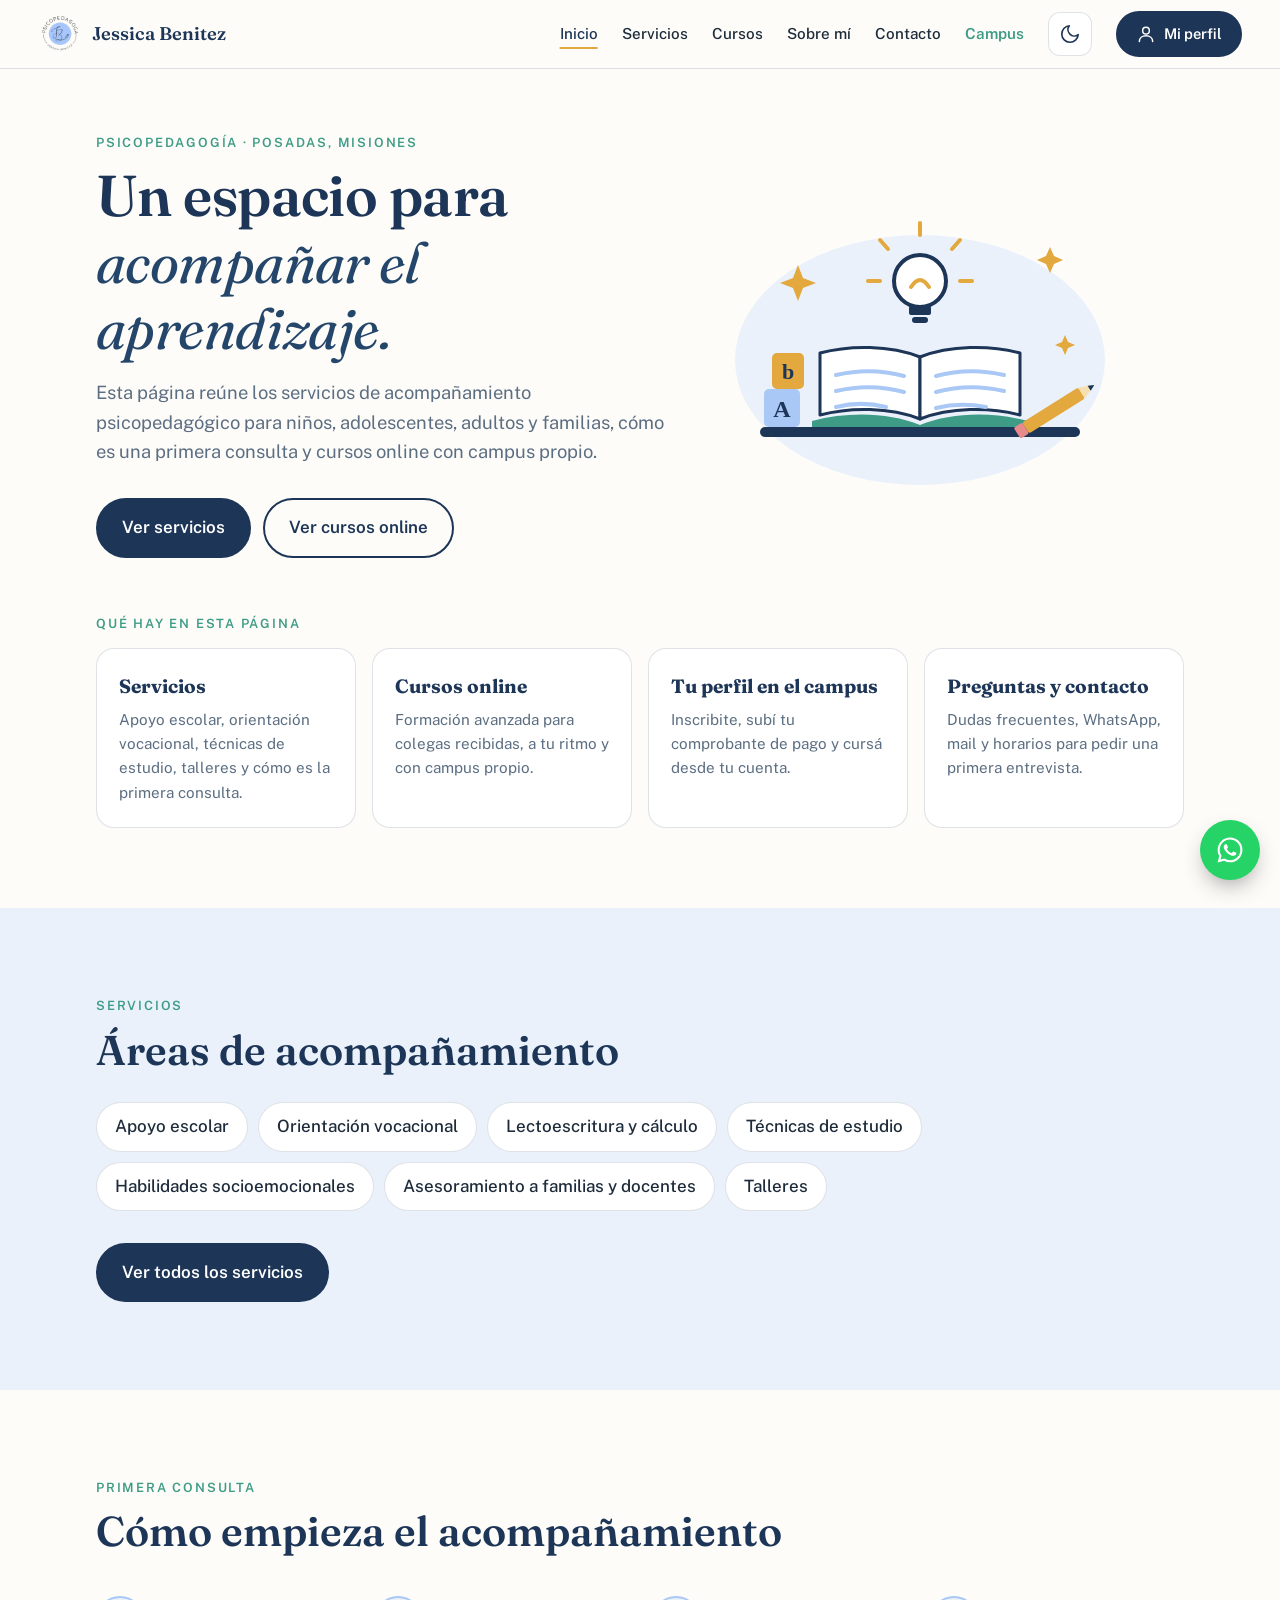
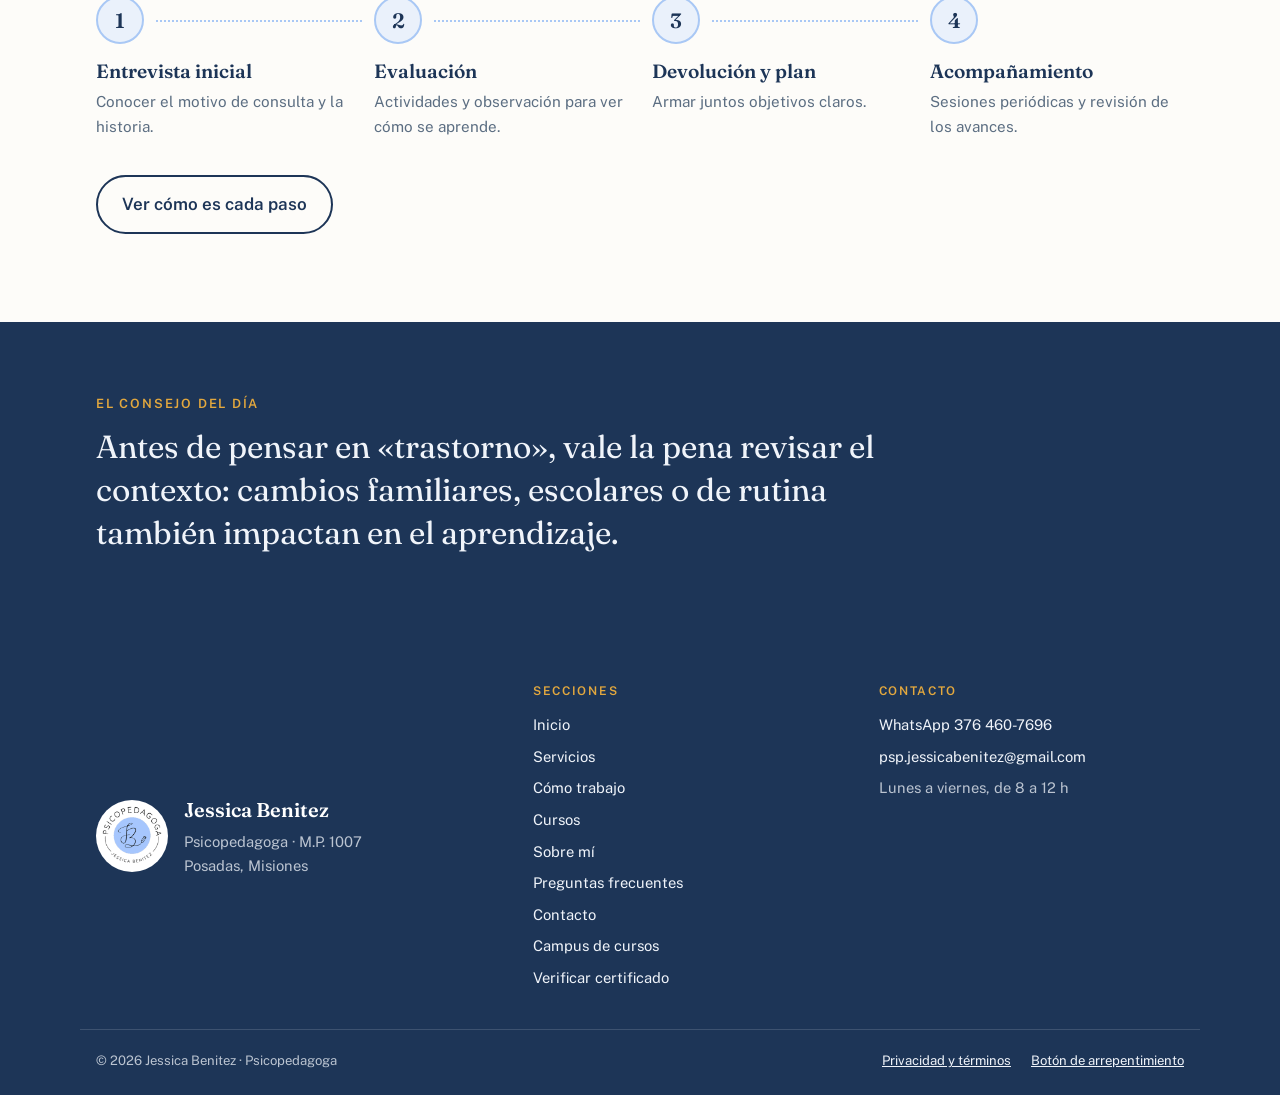
<file: index.html>
<!doctype html>
<html lang="es-AR">
<head>
  <meta charset="utf-8" />
  <meta name="viewport" content="width=device-width, initial-scale=1" />
  <title>Jessica Benitez · Psicopedagoga en Posadas, Misiones</title>
  <meta name="description" content="Jessica Benitez, psicopedagoga en Posadas, Misiones. Acompañamiento a niños, adolescentes, familias y docentes, talleres y cursos online." />
  <link rel="icon" href="assets/favicon.png" type="image/png" />
  <link rel="manifest" href="manifest.webmanifest" />
  <link rel="apple-touch-icon" href="assets/icons/apple-touch-icon.png" />
  <meta name="theme-color" content="#1d3557" />
  <script src="js/tema.js"></script>
  <script src="js/pwa.js" defer></script>
  <link rel="canonical" href="https://matiezecaba19.github.io/jessica-benitez/" />
  <meta property="og:type" content="website" />
  <meta property="og:locale" content="es_AR" />
  <meta property="og:url" content="https://matiezecaba19.github.io/jessica-benitez/" />
  <meta property="og:title" content="Jessica Benitez · Psicopedagoga" />
  <meta property="og:description" content="Acompañamiento en el aprendizaje, orientación vocacional y cursos online. Posadas, Misiones." />
  <meta property="og:image" content="https://matiezecaba19.github.io/jessica-benitez/assets/compartir.jpg" />
  <meta property="og:image:width" content="1200" />
  <meta property="og:image:height" content="630" />
  <meta property="og:image:alt" content="Jessica Benitez, psicopedagoga, junto a su logo" />
  <meta name="twitter:card" content="summary_large_image" />
  <link rel="preconnect" href="https://fonts.googleapis.com" />
  <link rel="preconnect" href="https://fonts.gstatic.com" crossorigin />
  <link href="https://fonts.googleapis.com/css2?family=Fraunces:opsz,wght@9..144,400;9..144,600&family=Public+Sans:wght@400;500;600&display=swap" rel="stylesheet" />
  <link rel="stylesheet" href="css/estilos.css" />
  <script type="application/ld+json">
{
  "@context": "https://schema.org",
  "@type": "ProfessionalService",
  "name": "Jessica Benitez · Psicopedagoga",
  "description": "Acompañamiento psicopedagógico a niños, adolescentes, familias y docentes, orientación vocacional, talleres y cursos online.",
  "url": "https://matiezecaba19.github.io/jessica-benitez/",
  "image": "https://matiezecaba19.github.io/jessica-benitez/assets/compartir.jpg",
  "logo": "https://matiezecaba19.github.io/jessica-benitez/assets/logo.png",
  "telephone": "+54 9 376 460-7696",
  "email": "psp.jessicabenitez@gmail.com",
  "address": {
    "@type": "PostalAddress",
    "addressLocality": "Posadas",
    "addressRegion": "Misiones",
    "addressCountry": "AR"
  },
  "areaServed": {
    "@type": "City",
    "name": "Posadas"
  },
  "openingHours": "Mo-Fr 08:00-12:00",
  "founder": {
    "@type": "Person",
    "name": "Jessica Magalí Benitez",
    "jobTitle": "Psicopedagoga"
  }
}
  </script>
</head>
<body class="pagina">

  <header class="cabecera">
    <div class="contenedor cabecera__fila">
      <a class="marca" href="index.html" aria-label="Jessica Benitez, inicio">
        <img src="assets/logo.png" alt="" width="44" height="44" />
        <span>Jessica Benitez</span>
      </a>
      <nav class="menu" id="menu" aria-label="Secciones">
        <a href="index.html" aria-current="page">Inicio</a>
        <a href="servicios.html">Servicios</a>
        <a href="cursos.html">Cursos</a>
        <a href="sobre-mi.html">Sobre mí</a>
        <a href="contacto.html">Contacto</a>
        <a class="menu__campus" href="campus.html">Campus</a>
      </nav>
      <button class="tema-boton" type="button" data-tema-boton aria-label="Cambiar a modo oscuro" title="Cambiar a modo oscuro">
        <svg class="tema-boton__luna" viewBox="0 0 24 24" width="22" height="22" aria-hidden="true" fill="none" stroke="currentColor" stroke-width="1.8" stroke-linecap="round" stroke-linejoin="round"><path d="M21 12.8A9 9 0 1 1 11.2 3a7 7 0 0 0 9.8 9.8z"/></svg>
        <svg class="tema-boton__sol" viewBox="0 0 24 24" width="22" height="22" aria-hidden="true" fill="none" stroke="currentColor" stroke-width="1.8" stroke-linecap="round" stroke-linejoin="round"><circle cx="12" cy="12" r="4"/><path d="M12 2v2M12 20v2M4.9 4.9l1.4 1.4M17.7 17.7l1.4 1.4M2 12h2M20 12h2M4.9 19.1l1.4-1.4M17.7 6.3l1.4-1.4"/></svg>
      </button>
      <a class="btn btn--chico cabecera__perfil" href="campus.html" aria-label="Mi perfil">
        <svg viewBox="0 0 24 24" width="20" height="20" aria-hidden="true" fill="none" stroke="currentColor" stroke-width="1.8" stroke-linecap="round" stroke-linejoin="round"><circle cx="12" cy="8" r="4"/><path d="M4 21c0-4.4 3.6-7 8-7s8 2.6 8 7"/></svg>
        <span>Mi perfil</span>
      </a>
      <button class="menu-boton" type="button" aria-expanded="false" aria-controls="menu" aria-label="Abrir menú">
        <span></span><span></span><span></span>
      </button>
    </div>
  </header>

  <main>

    <!-- Portada -->
    <section class="portada">
      <div class="contenedor portada__grilla">
        <div class="portada__texto">
          <p class="rotulo">Psicopedagogía · Posadas, Misiones</p>
          <h1>Un espacio para <em>acompañar el aprendizaje.</em></h1>
          <p class="portada__bajada">
            Esta página reúne los servicios de acompañamiento psicopedagógico para niños, adolescentes,
            adultos y familias, cómo es una primera consulta y cursos online con campus propio.
          </p>
          <div class="acciones">
            <a class="btn" href="servicios.html">Ver servicios</a>
            <a class="btn btn--linea" href="cursos.html">Ver cursos online</a>
          </div>
        </div>
        <div class="portada__ilustracion">
          <img src="assets/ilustraciones/aprender.svg" alt="" width="400" height="300" />
        </div>
      </div>
      <div class="contenedor">
        <p class="rotulo resumen__titulo">Qué hay en esta página</p>
        <ul class="resumen">
          <li>
            <a href="servicios.html">
              <strong>Servicios</strong>
              <span>Apoyo escolar, orientación vocacional, técnicas de estudio, talleres y cómo es la primera consulta.</span>
            </a>
          </li>
          <li>
            <a href="cursos.html">
              <strong>Cursos online</strong>
              <span>Formación avanzada para colegas recibidas, a tu ritmo y con campus propio.</span>
            </a>
          </li>
          <li>
            <a href="campus.html">
              <strong>Tu perfil en el campus</strong>
              <span>Inscribite, subí tu comprobante de pago y cursá desde tu cuenta.</span>
            </a>
          </li>
          <li>
            <a href="contacto.html">
              <strong>Preguntas y contacto</strong>
              <span>Dudas frecuentes, WhatsApp, mail y horarios para pedir una primera entrevista.</span>
            </a>
          </li>
        </ul>
      </div>
    </section>

    <!-- Servicios (resumen) -->
    <section class="seccion seccion--celeste" id="servicios">
      <div class="contenedor">
        <p class="rotulo">Servicios</p>
        <h2>Áreas de acompañamiento</h2>
        <ul class="etiquetas">
          <li>Apoyo escolar</li>
          <li>Orientación vocacional</li>
          <li>Lectoescritura y cálculo</li>
          <li>Técnicas de estudio</li>
          <li>Habilidades socioemocionales</li>
          <li>Asesoramiento a familias y docentes</li>
          <li>Talleres</li>
        </ul>
        <a class="btn" href="servicios.html">Ver todos los servicios</a>
      </div>
    </section>

    <!-- Primera consulta (resumen) -->
    <section class="seccion" id="primera-consulta">
      <div class="contenedor">
        <p class="rotulo">Primera consulta</p>
        <h2>Cómo empieza el acompañamiento</h2>
        <ol class="proceso">
          <li>
            <h3>Entrevista inicial</h3>
            <p>Conocer el motivo de consulta y la historia.</p>
          </li>
          <li>
            <h3>Evaluación</h3>
            <p>Actividades y observación para ver cómo se aprende.</p>
          </li>
          <li>
            <h3>Devolución y plan</h3>
            <p>Armar juntos objetivos claros.</p>
          </li>
          <li>
            <h3>Acompañamiento</h3>
            <p>Sesiones periódicas y revisión de los avances.</p>
          </li>
        </ol>
        <a class="btn btn--linea" href="servicios.html#como-trabajo">Ver cómo es cada paso</a>
      </div>
    </section>

    <!-- Consejo -->
    <section class="consejo">
      <div class="contenedor">
        <p class="rotulo rotulo--claro">El consejo del día</p>
        <blockquote id="consejo">
          Celebrar el proceso —el intento, la estrategia— y no solo el resultado ayuda a sostener
          la motivación frente a una dificultad de aprendizaje.
        </blockquote>
      </div>
    </section>

  </main>

  <footer class="pie">
    <div class="contenedor pie__grilla">
      <div class="pie__marca">
        <img src="assets/logo.png" alt="" width="72" height="72" />
        <div>
          <p class="pie__nombre">Jessica Benitez</p>
          <p>Psicopedagoga · M.P. 1007</p>
          <p>Posadas, Misiones</p>
        </div>
      </div>
      <nav class="pie__links" aria-label="Secciones del pie">
        <p class="pie__titulo">Secciones</p>
        <a href="index.html">Inicio</a>
        <a href="servicios.html">Servicios</a>
        <a href="servicios.html#como-trabajo">Cómo trabajo</a>
        <a href="cursos.html">Cursos</a>
        <a href="sobre-mi.html">Sobre mí</a>
        <a href="contacto.html#preguntas">Preguntas frecuentes</a>
        <a href="contacto.html">Contacto</a>
        <a href="campus.html">Campus de cursos</a>
        <a href="verificar.html">Verificar certificado</a>
      </nav>
      <div class="pie__links">
        <p class="pie__titulo">Contacto</p>
        <a href="https://wa.me/5493764607696" target="_blank" rel="noopener">WhatsApp 376 460-7696</a>
        <a href="mailto:psp.jessicabenitez@gmail.com">psp.jessicabenitez@gmail.com</a>
        <span>Lunes a viernes, de 8 a 12 h</span>
      </div>
    </div>
    <div class="contenedor pie__legal">
      <p>© 2026 Jessica Benitez · Psicopedagoga</p>
      <p class="pie__legales">
        <a href="privacidad.html">Privacidad y términos</a>
        <a href="privacidad.html#arrepentimiento">Botón de arrepentimiento</a>
      </p>
    </div>
  </footer>

  <a class="whatsapp-flotante" href="https://wa.me/5493764607696?text=Hola%20Jessica%2C%20quiero%20hacer%20una%20consulta." target="_blank" rel="noopener" aria-label="Escribir a Jessica por WhatsApp">
    <svg viewBox="0 0 24 24" width="30" height="30" aria-hidden="true"><path fill="currentColor" d="M12.04 2C6.58 2 2.13 6.45 2.13 11.91c0 1.75.46 3.45 1.32 4.95L2.05 22l5.25-1.38a9.9 9.9 0 0 0 4.74 1.2h.01c5.46 0 9.91-4.45 9.91-9.91A9.85 9.85 0 0 0 12.04 2Zm0 18.15h-.01a8.2 8.2 0 0 1-4.19-1.15l-.3-.18-3.12.82.83-3.04-.2-.31a8.23 8.23 0 0 1-1.26-4.38c0-4.54 3.7-8.24 8.25-8.24a8.2 8.2 0 0 1 8.24 8.25c0 4.54-3.7 8.23-8.24 8.23Zm4.52-6.16c-.25-.12-1.47-.72-1.69-.81-.23-.08-.39-.12-.56.13-.16.25-.64.81-.79.97-.14.17-.29.19-.54.06-.25-.12-1.05-.39-1.99-1.23-.74-.66-1.23-1.47-1.38-1.72-.14-.25-.02-.38.11-.51.11-.11.25-.29.37-.43.12-.15.17-.25.25-.42.08-.16.04-.31-.02-.43-.06-.12-.56-1.34-.76-1.84-.2-.48-.41-.42-.56-.43h-.48c-.17 0-.43.06-.66.31-.23.25-.86.85-.86 2.07s.89 2.4 1.01 2.56c.12.17 1.75 2.67 4.23 3.74.59.26 1.05.41 1.41.52.59.19 1.13.16 1.56.1.48-.07 1.47-.6 1.67-1.18.21-.58.21-1.07.15-1.18-.06-.1-.23-.16-.48-.29Z"/></svg>
  </a>

  <script src="js/sitio.js"></script>
  <script src="js/estadisticas.js"></script>
</body>
</html>
</file>
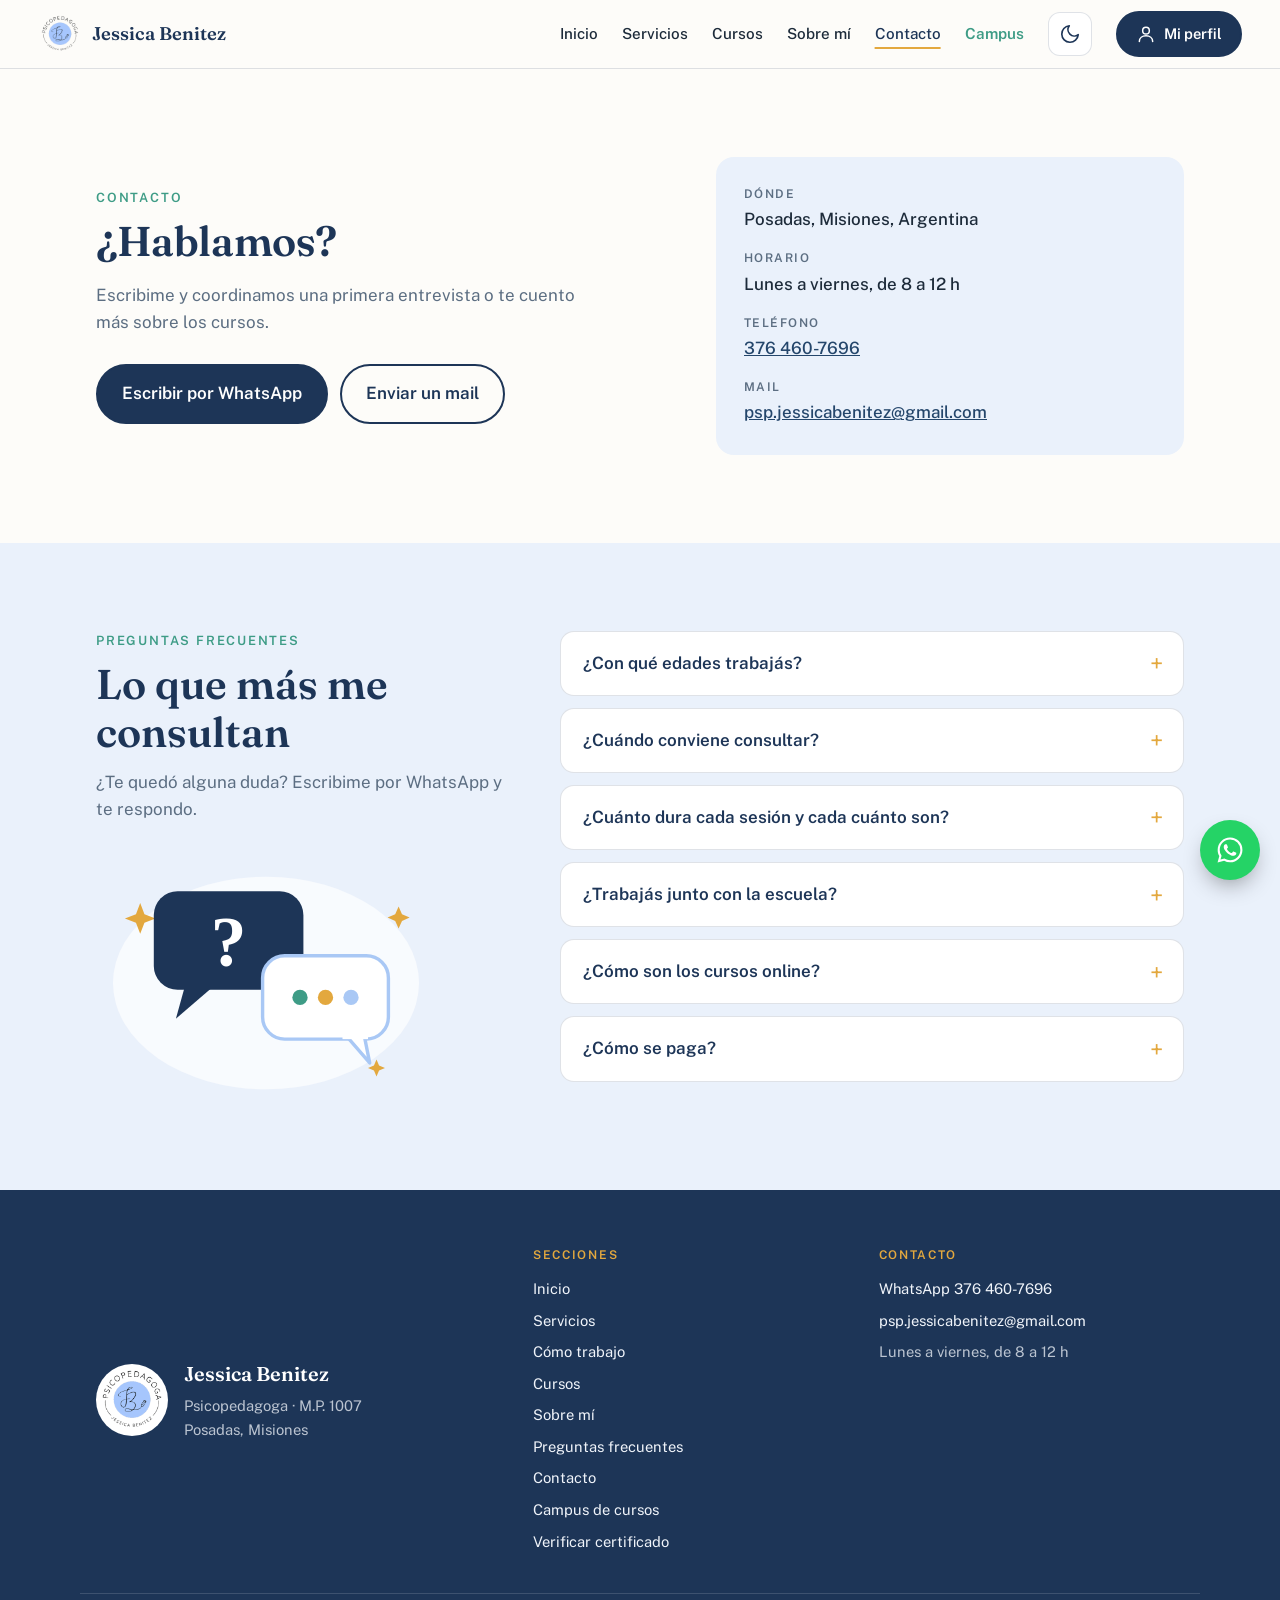
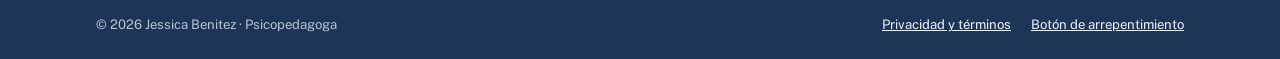
<file: contacto.html>
<!doctype html>
<html lang="es-AR">
<head>
  <meta charset="utf-8" />
  <meta name="viewport" content="width=device-width, initial-scale=1" />
  <title>Contacto y preguntas frecuentes · Jessica Benitez, Psicopedagoga</title>
  <meta name="description" content="Escribile a Jessica Benitez por WhatsApp o mail para coordinar una primera entrevista, y respuestas a las preguntas más frecuentes: edades, sesiones, escuela y pagos." />
  <link rel="icon" href="assets/favicon.png" type="image/png" />
  <link rel="manifest" href="manifest.webmanifest" />
  <link rel="apple-touch-icon" href="assets/icons/apple-touch-icon.png" />
  <meta name="theme-color" content="#1d3557" />
  <script src="js/tema.js"></script>
  <script src="js/pwa.js" defer></script>
  <link rel="canonical" href="https://matiezecaba19.github.io/jessica-benitez/contacto.html" />
  <meta property="og:type" content="website" />
  <meta property="og:locale" content="es_AR" />
  <meta property="og:url" content="https://matiezecaba19.github.io/jessica-benitez/contacto.html" />
  <meta property="og:title" content="Contacto y preguntas frecuentes · Jessica Benitez, Psicopedagoga" />
  <meta property="og:description" content="Escribile a Jessica Benitez por WhatsApp o mail para coordinar una primera entrevista, y respuestas a las preguntas más frecuentes: edades, sesiones, escuela y pagos." />
  <meta property="og:image" content="https://matiezecaba19.github.io/jessica-benitez/assets/compartir.jpg" />
  <meta property="og:image:width" content="1200" />
  <meta property="og:image:height" content="630" />
  <meta property="og:image:alt" content="Jessica Benitez, psicopedagoga, junto a su logo" />
  <meta name="twitter:card" content="summary_large_image" />
  <link rel="preconnect" href="https://fonts.googleapis.com" />
  <link rel="preconnect" href="https://fonts.gstatic.com" crossorigin />
  <link href="https://fonts.googleapis.com/css2?family=Fraunces:opsz,wght@9..144,400;9..144,600&family=Public+Sans:wght@400;500;600&display=swap" rel="stylesheet" />
  <link rel="stylesheet" href="css/estilos.css" />
</head>
<body class="pagina">

  <header class="cabecera">
    <div class="contenedor cabecera__fila">
      <a class="marca" href="index.html" aria-label="Jessica Benitez, inicio">
        <img src="assets/logo.png" alt="" width="44" height="44" />
        <span>Jessica Benitez</span>
      </a>
      <nav class="menu" id="menu" aria-label="Secciones">
        <a href="index.html">Inicio</a>
        <a href="servicios.html">Servicios</a>
        <a href="cursos.html">Cursos</a>
        <a href="sobre-mi.html">Sobre mí</a>
        <a href="contacto.html" aria-current="page">Contacto</a>
        <a class="menu__campus" href="campus.html">Campus</a>
      </nav>
      <button class="tema-boton" type="button" data-tema-boton aria-label="Cambiar a modo oscuro" title="Cambiar a modo oscuro">
        <svg class="tema-boton__luna" viewBox="0 0 24 24" width="22" height="22" aria-hidden="true" fill="none" stroke="currentColor" stroke-width="1.8" stroke-linecap="round" stroke-linejoin="round"><path d="M21 12.8A9 9 0 1 1 11.2 3a7 7 0 0 0 9.8 9.8z"/></svg>
        <svg class="tema-boton__sol" viewBox="0 0 24 24" width="22" height="22" aria-hidden="true" fill="none" stroke="currentColor" stroke-width="1.8" stroke-linecap="round" stroke-linejoin="round"><circle cx="12" cy="12" r="4"/><path d="M12 2v2M12 20v2M4.9 4.9l1.4 1.4M17.7 17.7l1.4 1.4M2 12h2M20 12h2M4.9 19.1l1.4-1.4M17.7 6.3l1.4-1.4"/></svg>
      </button>
      <a class="btn btn--chico cabecera__perfil" href="campus.html" aria-label="Mi perfil">
        <svg viewBox="0 0 24 24" width="20" height="20" aria-hidden="true" fill="none" stroke="currentColor" stroke-width="1.8" stroke-linecap="round" stroke-linejoin="round"><circle cx="12" cy="8" r="4"/><path d="M4 21c0-4.4 3.6-7 8-7s8 2.6 8 7"/></svg>
        <span>Mi perfil</span>
      </a>
      <button class="menu-boton" type="button" aria-expanded="false" aria-controls="menu" aria-label="Abrir menú">
        <span></span><span></span><span></span>
      </button>
    </div>
  </header>

  <main>

    <!-- Contacto -->
    <section class="seccion" id="contacto">
      <div class="contenedor contacto">
        <div>
          <p class="rotulo">Contacto</p>
          <h1 class="titulo-pagina">¿Hablamos?</h1>
          <p class="contacto__bajada">Escribime y coordinamos una primera entrevista o te cuento más sobre los cursos.</p>
          <div class="acciones">
            <a class="btn" href="https://wa.me/5493764607696" target="_blank" rel="noopener">Escribir por WhatsApp</a>
            <a class="btn btn--linea" href="mailto:psp.jessicabenitez@gmail.com">Enviar un mail</a>
          </div>
        </div>
        <dl class="ficha">
          <div><dt>Dónde</dt><dd>Posadas, Misiones, Argentina</dd></div>
          <div><dt>Horario</dt><dd>Lunes a viernes, de 8 a 12 h</dd></div>
          <div><dt>Teléfono</dt><dd><a href="tel:+5493764607696">376 460-7696</a></dd></div>
          <div><dt>Mail</dt><dd><a href="mailto:psp.jessicabenitez@gmail.com">psp.jessicabenitez@gmail.com</a></dd></div>
        </dl>
      </div>
    </section>

    <!-- Preguntas frecuentes -->
    <section class="seccion seccion--celeste" id="preguntas">
      <div class="contenedor preguntas">
        <div>
          <p class="rotulo">Preguntas frecuentes</p>
          <h2>Lo que más me consultan</h2>
          <p class="seccion__bajada">¿Te quedó alguna duda? Escribime por WhatsApp y te respondo.</p>
          <img class="ilustracion ilustracion--preguntas" src="assets/ilustraciones/preguntas.svg" alt="" width="400" height="300" loading="lazy" />
        </div>
        <div class="preguntas__lista">
          <details>
            <summary>¿Con qué edades trabajás?</summary>
            <p>Con niños y niñas desde el nivel inicial, adolescentes y adultos. Cada etapa tiene su propuesta: desde la estimulación de la lectoescritura hasta la orientación vocacional y el aprendizaje adulto.</p>
          </details>
          <details>
            <summary>¿Cuándo conviene consultar?</summary>
            <p>Cuando una dificultad para leer, escribir, calcular, concentrarse u organizarse se sostiene en el tiempo, cuando baja el rendimiento escolar o cuando la escuela lo sugiere. Si tenés dudas, escribime y lo charlamos.</p>
          </details>
          <details>
            <summary>¿Cuánto dura cada sesión y cada cuánto son?</summary>
            <p>Las sesiones duran alrededor de 45 minutos y en general son una vez por semana. La frecuencia se define según cada caso, después de la evaluación.</p>
          </details>
          <details>
            <summary>¿Trabajás junto con la escuela?</summary>
            <p>Sí. Cuando hace falta me comunico con docentes y equipos de la escuela para que todos acompañemos en la misma dirección.</p>
          </details>
          <details>
            <summary>¿Cómo son los cursos online?</summary>
            <p>Se cursan en el campus de esta misma página: cada curso tiene módulos con material de lectura y actividades prácticas. Los hacés a tu ritmo, desde donde estés, con consultas por WhatsApp o mail y un certificado al terminar.</p>
          </details>
          <details>
            <summary>¿Cómo se paga?</summary>
            <p>Los cursos se pagan por transferencia desde el campus: al inscribirte ves el alias y tu código, y después subís el comprobante. Para las sesiones, consultame los valores y las formas de pago.</p>
          </details>
        </div>
      </div>
    </section>

  </main>

  <footer class="pie">
    <div class="contenedor pie__grilla">
      <div class="pie__marca">
        <img src="assets/logo.png" alt="" width="72" height="72" />
        <div>
          <p class="pie__nombre">Jessica Benitez</p>
          <p>Psicopedagoga · M.P. 1007</p>
          <p>Posadas, Misiones</p>
        </div>
      </div>
      <nav class="pie__links" aria-label="Secciones del pie">
        <p class="pie__titulo">Secciones</p>
        <a href="index.html">Inicio</a>
        <a href="servicios.html">Servicios</a>
        <a href="servicios.html#como-trabajo">Cómo trabajo</a>
        <a href="cursos.html">Cursos</a>
        <a href="sobre-mi.html">Sobre mí</a>
        <a href="contacto.html#preguntas">Preguntas frecuentes</a>
        <a href="contacto.html">Contacto</a>
        <a href="campus.html">Campus de cursos</a>
        <a href="verificar.html">Verificar certificado</a>
      </nav>
      <div class="pie__links">
        <p class="pie__titulo">Contacto</p>
        <a href="https://wa.me/5493764607696" target="_blank" rel="noopener">WhatsApp 376 460-7696</a>
        <a href="mailto:psp.jessicabenitez@gmail.com">psp.jessicabenitez@gmail.com</a>
        <span>Lunes a viernes, de 8 a 12 h</span>
      </div>
    </div>
    <div class="contenedor pie__legal">
      <p>© 2026 Jessica Benitez · Psicopedagoga</p>
      <p class="pie__legales">
        <a href="privacidad.html">Privacidad y términos</a>
        <a href="privacidad.html#arrepentimiento">Botón de arrepentimiento</a>
      </p>
    </div>
  </footer>

  <a class="whatsapp-flotante" href="https://wa.me/5493764607696?text=Hola%20Jessica%2C%20quiero%20hacer%20una%20consulta." target="_blank" rel="noopener" aria-label="Escribir a Jessica por WhatsApp">
    <svg viewBox="0 0 24 24" width="30" height="30" aria-hidden="true"><path fill="currentColor" d="M12.04 2C6.58 2 2.13 6.45 2.13 11.91c0 1.75.46 3.45 1.32 4.95L2.05 22l5.25-1.38a9.9 9.9 0 0 0 4.74 1.2h.01c5.46 0 9.91-4.45 9.91-9.91A9.85 9.85 0 0 0 12.04 2Zm0 18.15h-.01a8.2 8.2 0 0 1-4.19-1.15l-.3-.18-3.12.82.83-3.04-.2-.31a8.23 8.23 0 0 1-1.26-4.38c0-4.54 3.7-8.24 8.25-8.24a8.2 8.2 0 0 1 8.24 8.25c0 4.54-3.7 8.23-8.24 8.23Zm4.52-6.16c-.25-.12-1.47-.72-1.69-.81-.23-.08-.39-.12-.56.13-.16.25-.64.81-.79.97-.14.17-.29.19-.54.06-.25-.12-1.05-.39-1.99-1.23-.74-.66-1.23-1.47-1.38-1.72-.14-.25-.02-.38.11-.51.11-.11.25-.29.37-.43.12-.15.17-.25.25-.42.08-.16.04-.31-.02-.43-.06-.12-.56-1.34-.76-1.84-.2-.48-.41-.42-.56-.43h-.48c-.17 0-.43.06-.66.31-.23.25-.86.85-.86 2.07s.89 2.4 1.01 2.56c.12.17 1.75 2.67 4.23 3.74.59.26 1.05.41 1.41.52.59.19 1.13.16 1.56.1.48-.07 1.47-.6 1.67-1.18.21-.58.21-1.07.15-1.18-.06-.1-.23-.16-.48-.29Z"/></svg>
  </a>

  <script src="js/sitio.js"></script>
  <script src="js/estadisticas.js"></script>
</body>
</html>
</file>
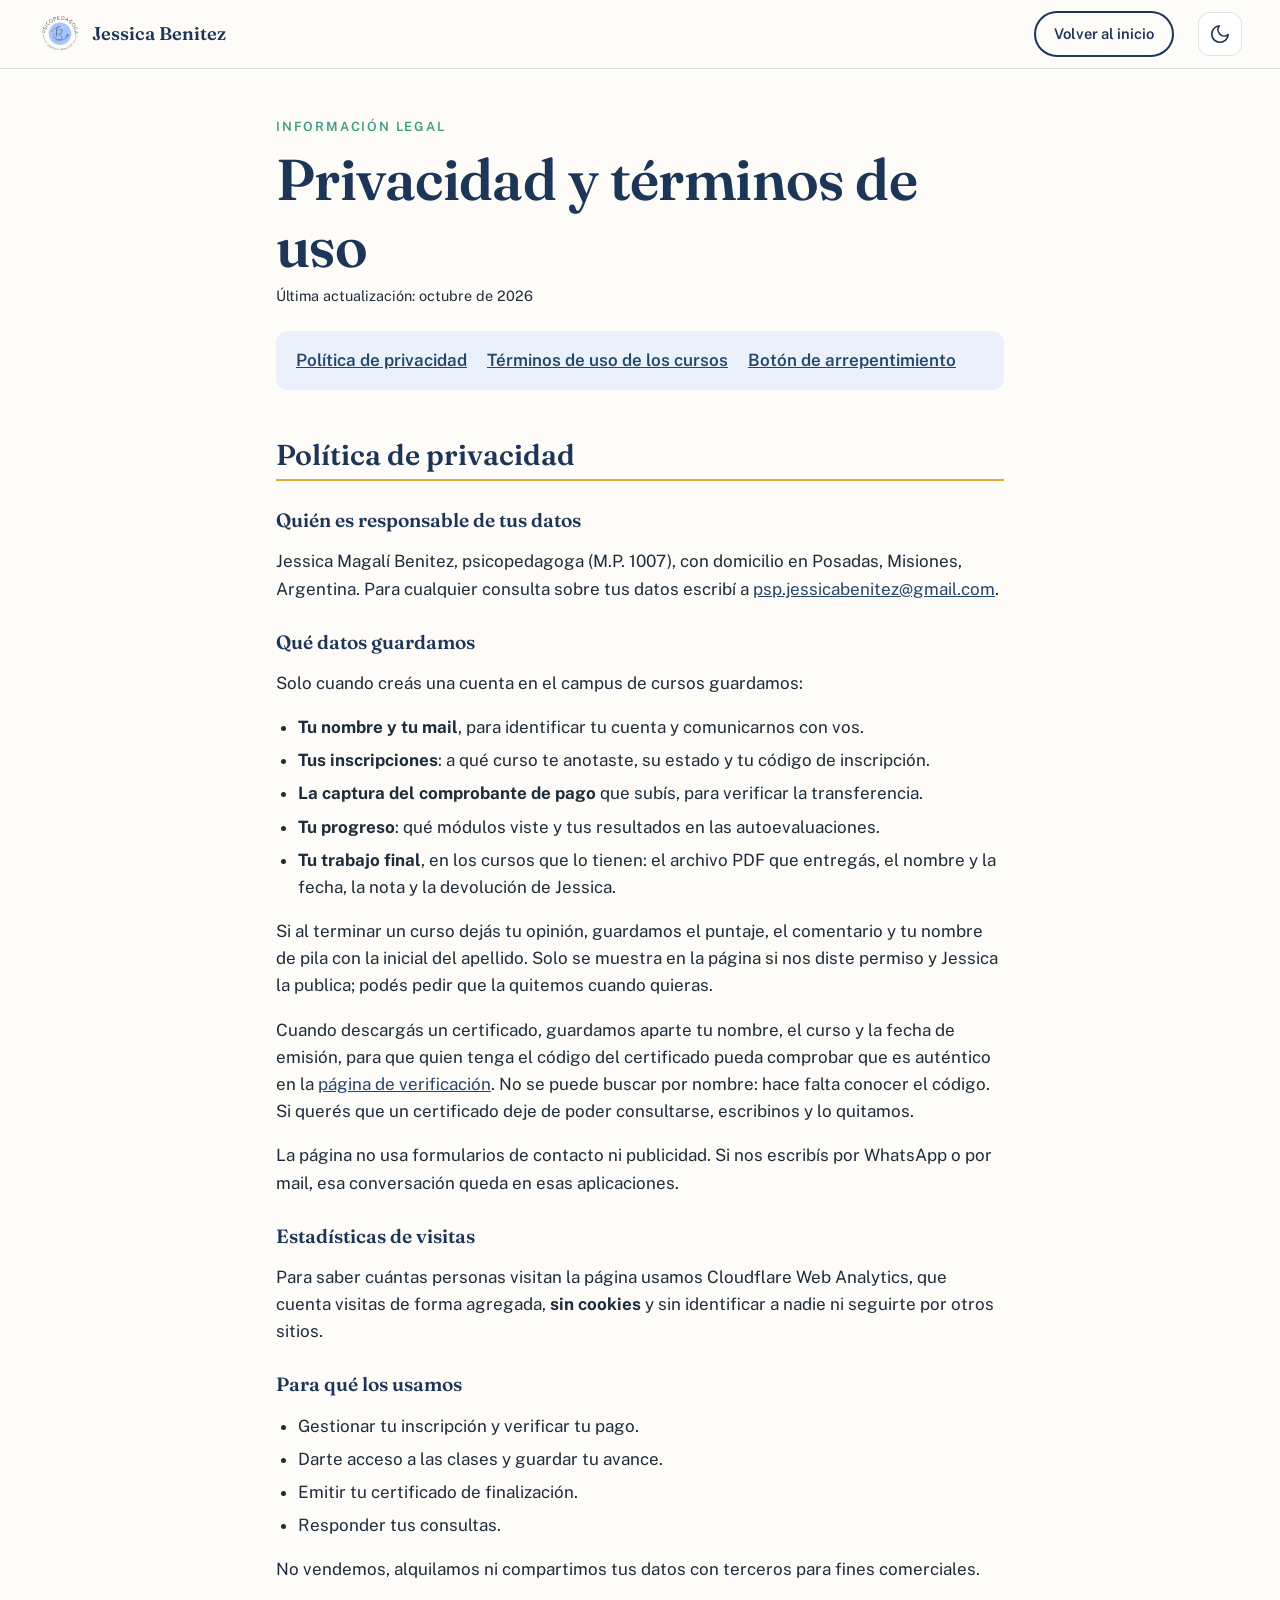
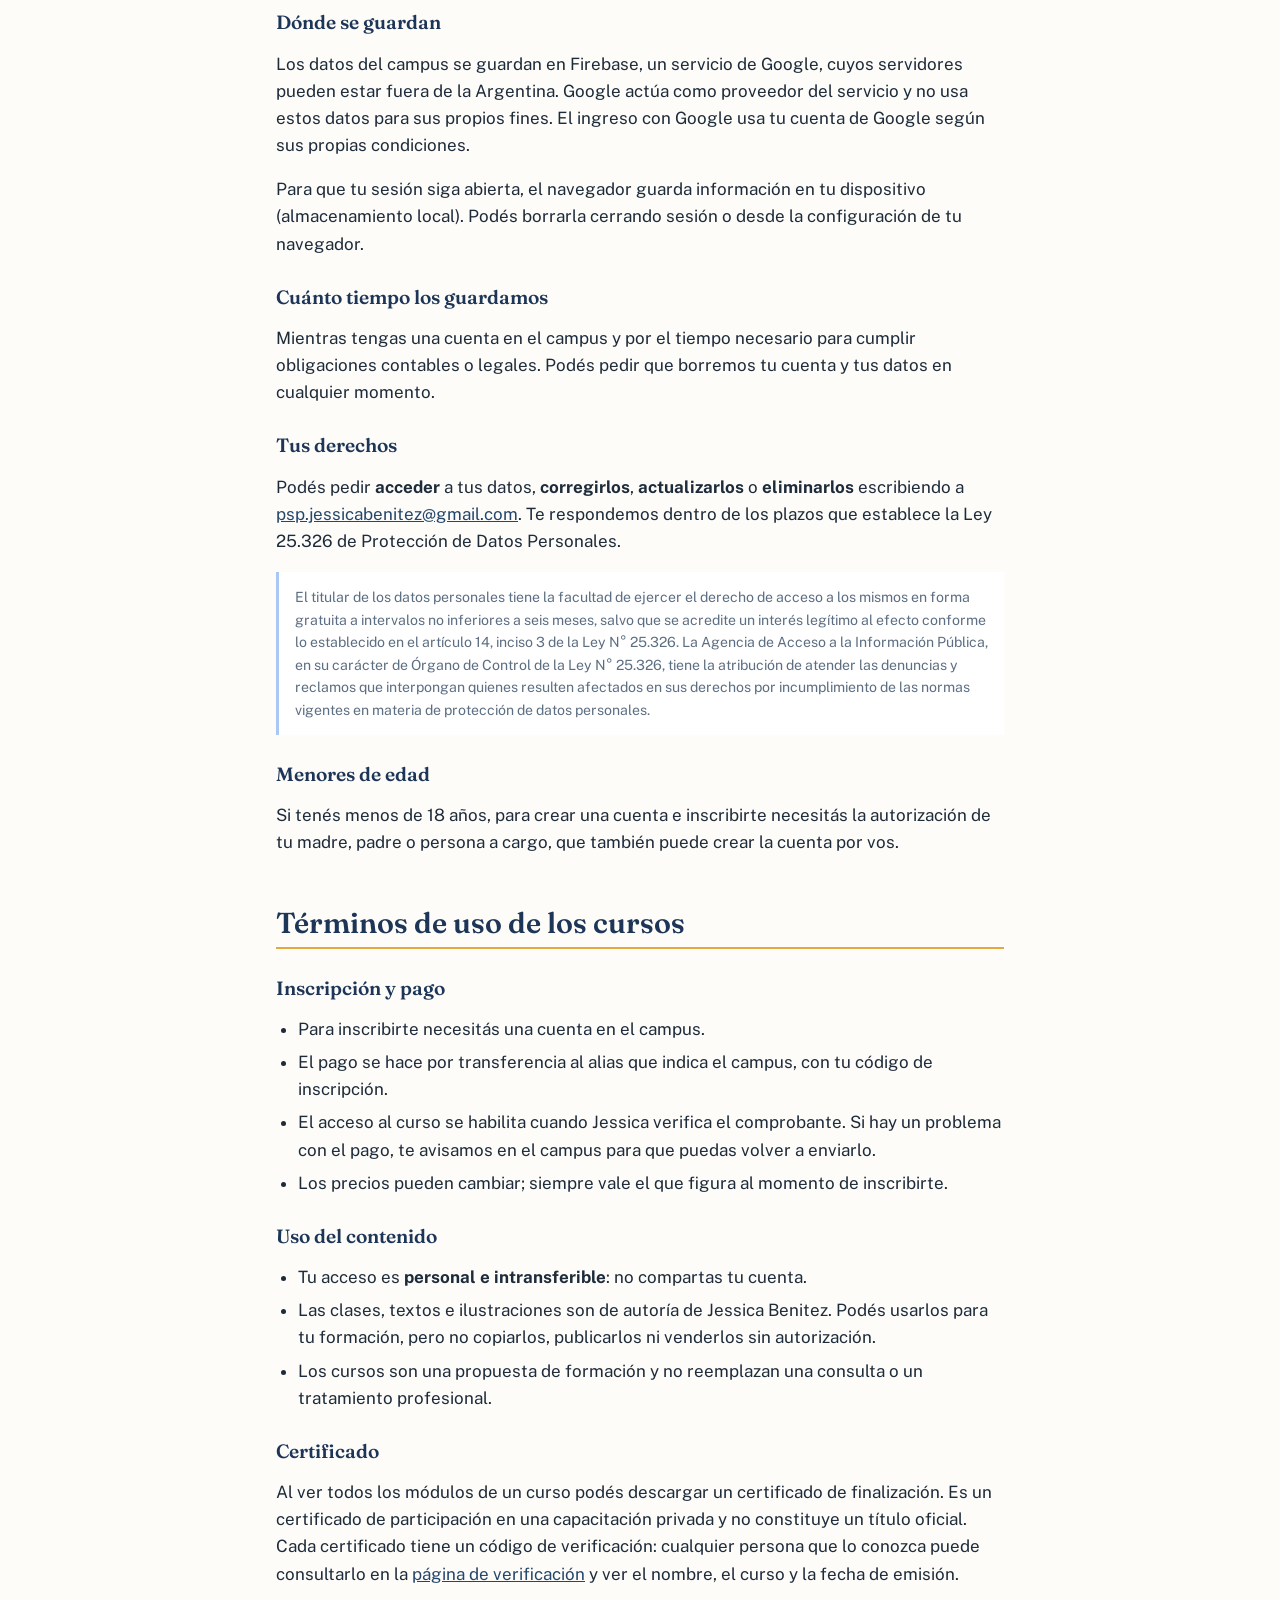
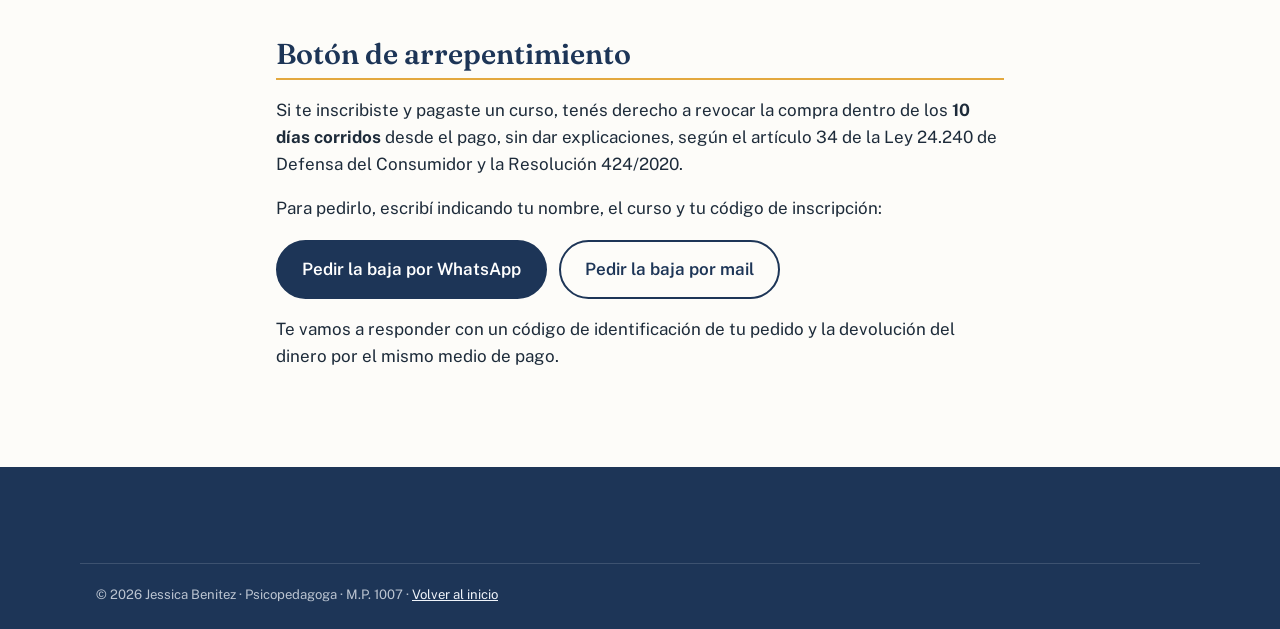
<file: privacidad.html>
<!doctype html>
<html lang="es-AR">
<head>
  <meta charset="utf-8" />
  <meta name="viewport" content="width=device-width, initial-scale=1" />
  <title>Privacidad y términos · Jessica Benitez, Psicopedagoga</title>
  <meta name="description" content="Política de privacidad y términos de uso del sitio y del campus de cursos de Jessica Benitez, psicopedagoga." />
  <link rel="icon" href="assets/favicon.png" type="image/png" />
  <link rel="manifest" href="manifest.webmanifest" />
  <link rel="apple-touch-icon" href="assets/icons/apple-touch-icon.png" />
  <meta name="theme-color" content="#1d3557" />
  <script src="js/tema.js"></script>
  <script src="js/pwa.js" defer></script>
  <link rel="preconnect" href="https://fonts.googleapis.com" />
  <link rel="preconnect" href="https://fonts.gstatic.com" crossorigin />
  <link href="https://fonts.googleapis.com/css2?family=Fraunces:opsz,wght@9..144,400;9..144,600&family=Public+Sans:wght@400;500;600&display=swap" rel="stylesheet" />
  <link rel="stylesheet" href="css/estilos.css" />
  <script src="js/estadisticas.js" defer></script>
</head>
<body>

  <header class="cabecera">
    <div class="contenedor cabecera__fila">
      <a class="marca" href="index.html" aria-label="Jessica Benitez, volver al inicio">
        <img src="assets/logo.png" alt="" width="44" height="44" />
        <span>Jessica Benitez</span>
      </a>
      <a class="btn btn--chico btn--linea legal__volver" href="index.html">Volver al inicio</a>
      <button class="tema-boton" type="button" data-tema-boton aria-label="Cambiar a modo oscuro" title="Cambiar a modo oscuro">
        <svg class="tema-boton__luna" viewBox="0 0 24 24" width="22" height="22" aria-hidden="true" fill="none" stroke="currentColor" stroke-width="1.8" stroke-linecap="round" stroke-linejoin="round"><path d="M21 12.8A9 9 0 1 1 11.2 3a7 7 0 0 0 9.8 9.8z"/></svg>
        <svg class="tema-boton__sol" viewBox="0 0 24 24" width="22" height="22" aria-hidden="true" fill="none" stroke="currentColor" stroke-width="1.8" stroke-linecap="round" stroke-linejoin="round"><circle cx="12" cy="12" r="4"/><path d="M12 2v2M12 20v2M4.9 4.9l1.4 1.4M17.7 17.7l1.4 1.4M2 12h2M20 12h2M4.9 19.1l1.4-1.4M17.7 6.3l1.4-1.4"/></svg>
      </button>
    </div>
  </header>

  <main class="contenedor legal">
    <p class="rotulo">Información legal</p>
    <h1>Privacidad y términos de uso</h1>
    <p class="legal__fecha">Última actualización: octubre de 2026</p>

    <nav class="legal__indice" aria-label="En esta página">
      <a href="#privacidad">Política de privacidad</a>
      <a href="#terminos">Términos de uso de los cursos</a>
      <a href="#arrepentimiento">Botón de arrepentimiento</a>
    </nav>

    <section id="privacidad">
      <h2>Política de privacidad</h2>

      <h3>Quién es responsable de tus datos</h3>
      <p>Jessica Magalí Benitez, psicopedagoga (M.P. 1007), con domicilio en Posadas, Misiones, Argentina.
        Para cualquier consulta sobre tus datos escribí a
        <a href="mailto:psp.jessicabenitez@gmail.com">psp.jessicabenitez@gmail.com</a>.</p>

      <h3>Qué datos guardamos</h3>
      <p>Solo cuando creás una cuenta en el campus de cursos guardamos:</p>
      <ul>
        <li><strong>Tu nombre y tu mail</strong>, para identificar tu cuenta y comunicarnos con vos.</li>
        <li><strong>Tus inscripciones</strong>: a qué curso te anotaste, su estado y tu código de inscripción.</li>
        <li><strong>La captura del comprobante de pago</strong> que subís, para verificar la transferencia.</li>
        <li><strong>Tu progreso</strong>: qué módulos viste y tus resultados en las autoevaluaciones.</li>
        <li><strong>Tu trabajo final</strong>, en los cursos que lo tienen: el archivo PDF que entregás, el nombre y la fecha, la nota y la devolución de Jessica.</li>
      </ul>
      <p>Si al terminar un curso dejás tu opinión, guardamos el puntaje, el comentario y tu nombre de pila con la
        inicial del apellido. Solo se muestra en la página si nos diste permiso y Jessica la publica; podés pedir
        que la quitemos cuando quieras.</p>
      <p>Cuando descargás un certificado, guardamos aparte tu nombre, el curso y la fecha de emisión, para que
        quien tenga el código del certificado pueda comprobar que es auténtico en la
        <a href="verificar.html">página de verificación</a>. No se puede buscar por nombre: hace falta conocer el
        código. Si querés que un certificado deje de poder consultarse, escribinos y lo quitamos.</p>
      <p>La página no usa formularios de contacto ni publicidad. Si nos escribís por WhatsApp o por mail,
        esa conversación queda en esas aplicaciones.</p>

      <h3>Estadísticas de visitas</h3>
      <p>Para saber cuántas personas visitan la página usamos Cloudflare Web Analytics, que cuenta visitas de forma
        agregada, <strong>sin cookies</strong> y sin identificar a nadie ni seguirte por otros sitios.</p>

      <h3>Para qué los usamos</h3>
      <ul>
        <li>Gestionar tu inscripción y verificar tu pago.</li>
        <li>Darte acceso a las clases y guardar tu avance.</li>
        <li>Emitir tu certificado de finalización.</li>
        <li>Responder tus consultas.</li>
      </ul>
      <p>No vendemos, alquilamos ni compartimos tus datos con terceros para fines comerciales.</p>

      <h3>Dónde se guardan</h3>
      <p>Los datos del campus se guardan en Firebase, un servicio de Google, cuyos servidores pueden estar
        fuera de la Argentina. Google actúa como proveedor del servicio y no usa estos datos para sus propios fines.
        El ingreso con Google usa tu cuenta de Google según sus propias condiciones.</p>
      <p>Para que tu sesión siga abierta, el navegador guarda información en tu dispositivo (almacenamiento local).
        Podés borrarla cerrando sesión o desde la configuración de tu navegador.</p>

      <h3>Cuánto tiempo los guardamos</h3>
      <p>Mientras tengas una cuenta en el campus y por el tiempo necesario para cumplir obligaciones
        contables o legales. Podés pedir que borremos tu cuenta y tus datos en cualquier momento.</p>

      <h3>Tus derechos</h3>
      <p>Podés pedir <strong>acceder</strong> a tus datos, <strong>corregirlos</strong>, <strong>actualizarlos</strong>
        o <strong>eliminarlos</strong> escribiendo a
        <a href="mailto:psp.jessicabenitez@gmail.com">psp.jessicabenitez@gmail.com</a>.
        Te respondemos dentro de los plazos que establece la Ley 25.326 de Protección de Datos Personales.</p>
      <p class="legal__aviso">El titular de los datos personales tiene la facultad de ejercer el derecho de acceso
        a los mismos en forma gratuita a intervalos no inferiores a seis meses, salvo que se acredite un interés
        legítimo al efecto conforme lo establecido en el artículo 14, inciso 3 de la Ley N° 25.326.
        La Agencia de Acceso a la Información Pública, en su carácter de Órgano de Control de la Ley N° 25.326,
        tiene la atribución de atender las denuncias y reclamos que interpongan quienes resulten afectados en sus
        derechos por incumplimiento de las normas vigentes en materia de protección de datos personales.</p>

      <h3>Menores de edad</h3>
      <p>Si tenés menos de 18 años, para crear una cuenta e inscribirte necesitás la autorización de tu madre,
        padre o persona a cargo, que también puede crear la cuenta por vos.</p>
    </section>

    <section id="terminos">
      <h2>Términos de uso de los cursos</h2>

      <h3>Inscripción y pago</h3>
      <ul>
        <li>Para inscribirte necesitás una cuenta en el campus.</li>
        <li>El pago se hace por transferencia al alias que indica el campus, con tu código de inscripción.</li>
        <li>El acceso al curso se habilita cuando Jessica verifica el comprobante. Si hay un problema con el pago,
          te avisamos en el campus para que puedas volver a enviarlo.</li>
        <li>Los precios pueden cambiar; siempre vale el que figura al momento de inscribirte.</li>
      </ul>

      <h3>Uso del contenido</h3>
      <ul>
        <li>Tu acceso es <strong>personal e intransferible</strong>: no compartas tu cuenta.</li>
        <li>Las clases, textos e ilustraciones son de autoría de Jessica Benitez. Podés usarlos para tu formación,
          pero no copiarlos, publicarlos ni venderlos sin autorización.</li>
        <li>Los cursos son una propuesta de formación y no reemplazan una consulta o un tratamiento profesional.</li>
      </ul>

      <h3>Certificado</h3>
      <p>Al ver todos los módulos de un curso podés descargar un certificado de finalización.
        Es un certificado de participación en una capacitación privada y no constituye un título oficial.
        Cada certificado tiene un código de verificación: cualquier persona que lo conozca puede consultarlo en la
        <a href="verificar.html">página de verificación</a> y ver el nombre, el curso y la fecha de emisión.</p>
    </section>

    <section id="arrepentimiento">
      <h2>Botón de arrepentimiento</h2>
      <p>Si te inscribiste y pagaste un curso, tenés derecho a revocar la compra dentro de los
        <strong>10 días corridos</strong> desde el pago, sin dar explicaciones, según el artículo 34 de la
        Ley 24.240 de Defensa del Consumidor y la Resolución 424/2020.</p>
      <p>Para pedirlo, escribí indicando tu nombre, el curso y tu código de inscripción:</p>
      <div class="acciones">
        <a class="btn" href="https://wa.me/5493764607696?text=Hola%20Jessica%2C%20quiero%20arrepentirme%20de%20la%20compra%20del%20curso%20___.%20Mi%20c%C3%B3digo%20de%20inscripci%C3%B3n%20es%20___." target="_blank" rel="noopener">Pedir la baja por WhatsApp</a>
        <a class="btn btn--linea" href="mailto:psp.jessicabenitez@gmail.com?subject=Bot%C3%B3n%20de%20arrepentimiento&amp;body=Nombre%3A%0ACurso%3A%0AC%C3%B3digo%20de%20inscripci%C3%B3n%3A">Pedir la baja por mail</a>
      </div>
      <p>Te vamos a responder con un código de identificación de tu pedido y la devolución del dinero
        por el mismo medio de pago.</p>
    </section>
  </main>

  <footer class="pie">
    <div class="contenedor pie__legal">
      <p>© 2026 Jessica Benitez · Psicopedagoga · M.P. 1007 · <a href="index.html">Volver al inicio</a></p>
    </div>
  </footer>
</body>
</html>
</file>
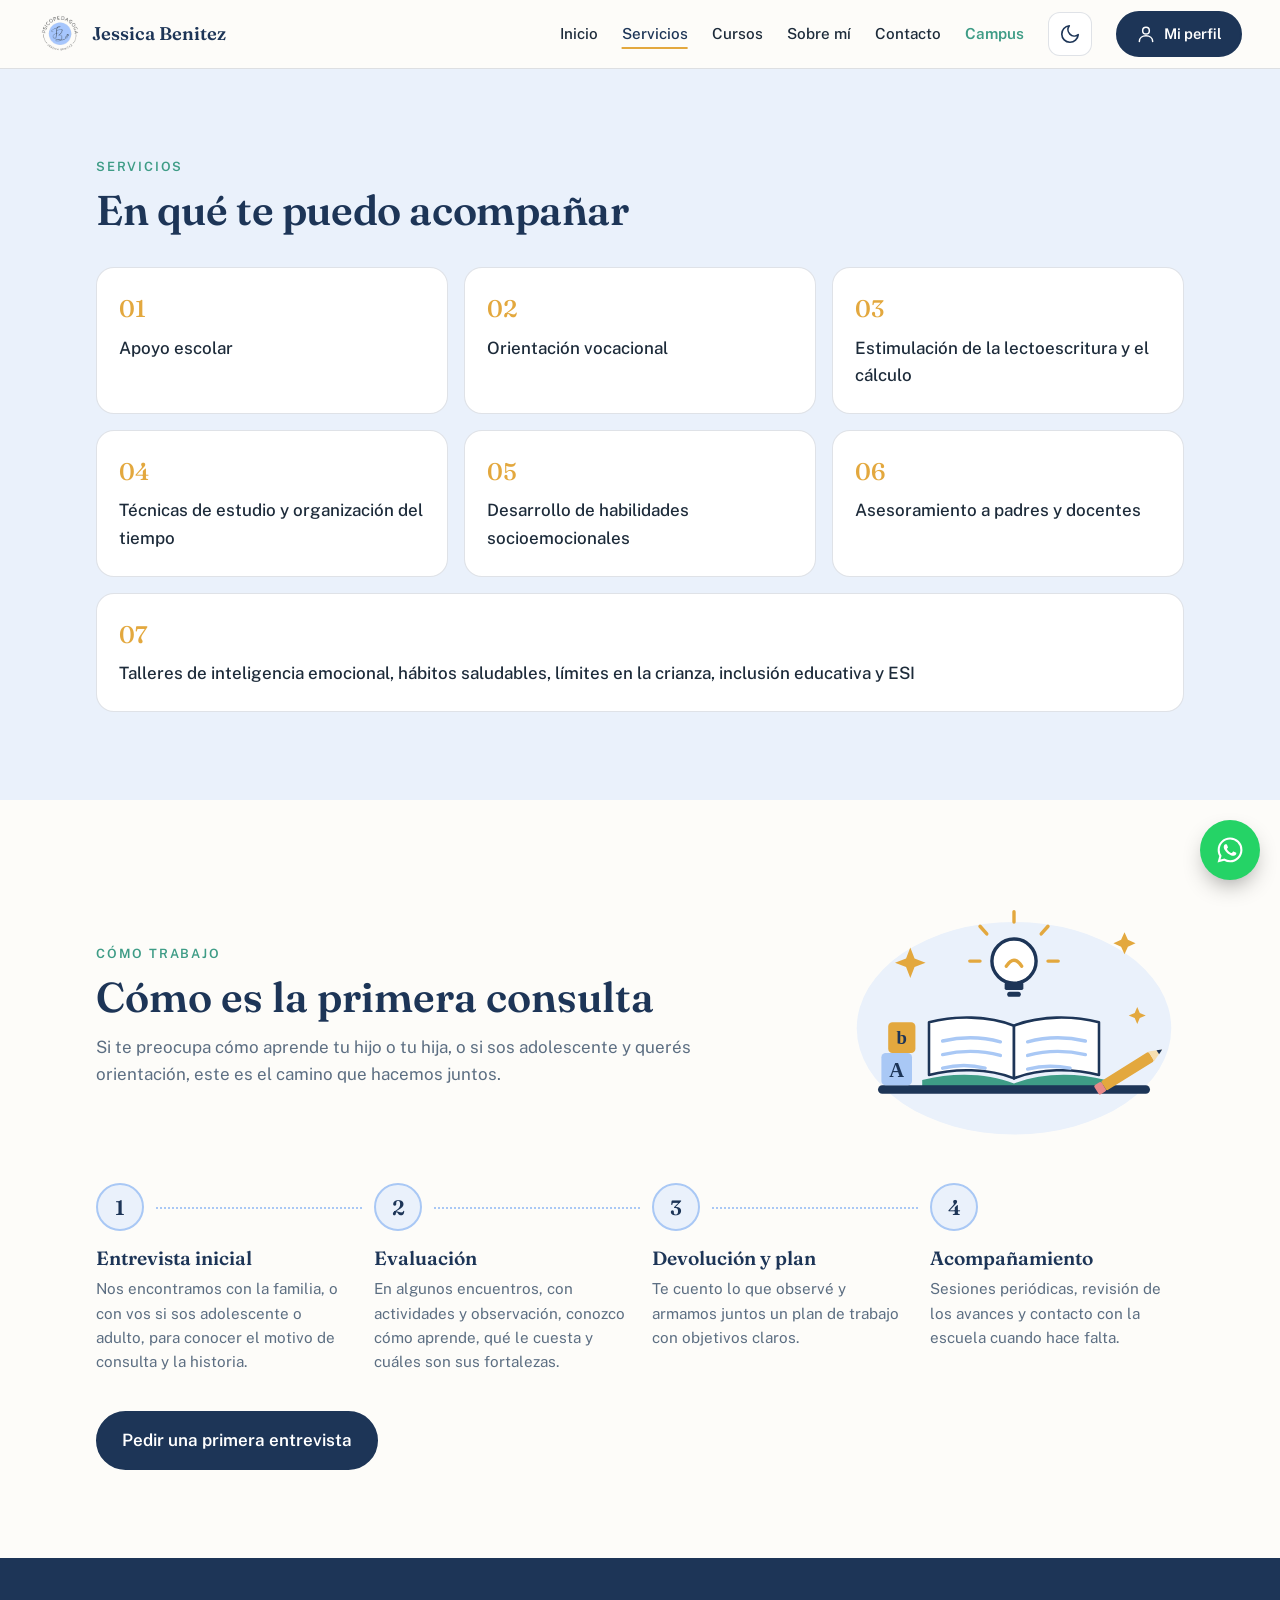
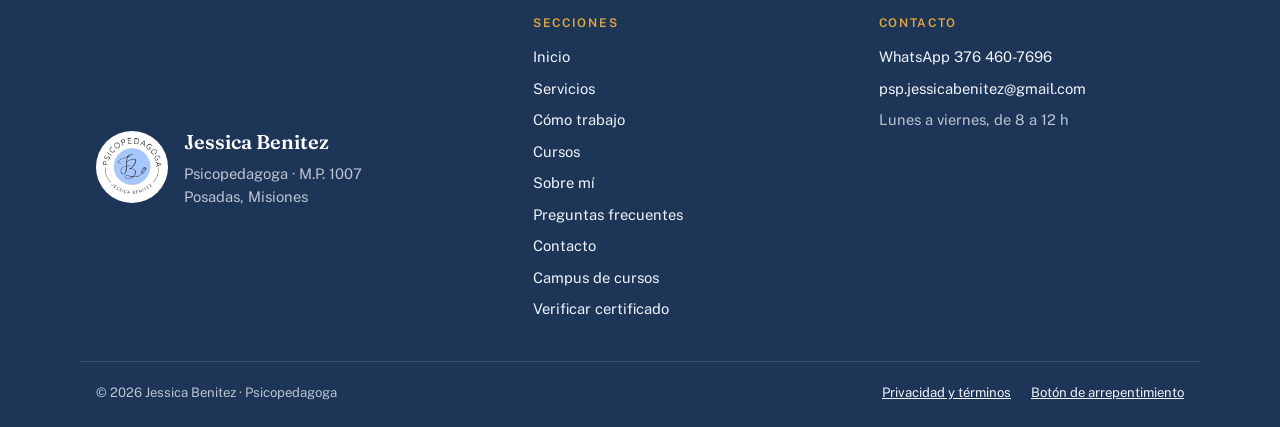
<file: servicios.html>
<!doctype html>
<html lang="es-AR">
<head>
  <meta charset="utf-8" />
  <meta name="viewport" content="width=device-width, initial-scale=1" />
  <title>Servicios y cómo trabajo · Jessica Benitez, Psicopedagoga en Posadas</title>
  <meta name="description" content="Apoyo escolar, orientación vocacional, estimulación de la lectoescritura y el cálculo, técnicas de estudio y talleres, y cómo es la primera consulta paso a paso." />
  <link rel="icon" href="assets/favicon.png" type="image/png" />
  <link rel="manifest" href="manifest.webmanifest" />
  <link rel="apple-touch-icon" href="assets/icons/apple-touch-icon.png" />
  <meta name="theme-color" content="#1d3557" />
  <script src="js/tema.js"></script>
  <script src="js/pwa.js" defer></script>
  <link rel="canonical" href="https://matiezecaba19.github.io/jessica-benitez/servicios.html" />
  <meta property="og:type" content="website" />
  <meta property="og:locale" content="es_AR" />
  <meta property="og:url" content="https://matiezecaba19.github.io/jessica-benitez/servicios.html" />
  <meta property="og:title" content="Servicios y cómo trabajo · Jessica Benitez, Psicopedagoga en Posadas" />
  <meta property="og:description" content="Apoyo escolar, orientación vocacional, estimulación de la lectoescritura y el cálculo, técnicas de estudio y talleres, y cómo es la primera consulta paso a paso." />
  <meta property="og:image" content="https://matiezecaba19.github.io/jessica-benitez/assets/compartir.jpg" />
  <meta property="og:image:width" content="1200" />
  <meta property="og:image:height" content="630" />
  <meta property="og:image:alt" content="Jessica Benitez, psicopedagoga, junto a su logo" />
  <meta name="twitter:card" content="summary_large_image" />
  <link rel="preconnect" href="https://fonts.googleapis.com" />
  <link rel="preconnect" href="https://fonts.gstatic.com" crossorigin />
  <link href="https://fonts.googleapis.com/css2?family=Fraunces:opsz,wght@9..144,400;9..144,600&family=Public+Sans:wght@400;500;600&display=swap" rel="stylesheet" />
  <link rel="stylesheet" href="css/estilos.css" />
</head>
<body class="pagina">

  <header class="cabecera">
    <div class="contenedor cabecera__fila">
      <a class="marca" href="index.html" aria-label="Jessica Benitez, inicio">
        <img src="assets/logo.png" alt="" width="44" height="44" />
        <span>Jessica Benitez</span>
      </a>
      <nav class="menu" id="menu" aria-label="Secciones">
        <a href="index.html">Inicio</a>
        <a href="servicios.html" aria-current="page">Servicios</a>
        <a href="cursos.html">Cursos</a>
        <a href="sobre-mi.html">Sobre mí</a>
        <a href="contacto.html">Contacto</a>
        <a class="menu__campus" href="campus.html">Campus</a>
      </nav>
      <button class="tema-boton" type="button" data-tema-boton aria-label="Cambiar a modo oscuro" title="Cambiar a modo oscuro">
        <svg class="tema-boton__luna" viewBox="0 0 24 24" width="22" height="22" aria-hidden="true" fill="none" stroke="currentColor" stroke-width="1.8" stroke-linecap="round" stroke-linejoin="round"><path d="M21 12.8A9 9 0 1 1 11.2 3a7 7 0 0 0 9.8 9.8z"/></svg>
        <svg class="tema-boton__sol" viewBox="0 0 24 24" width="22" height="22" aria-hidden="true" fill="none" stroke="currentColor" stroke-width="1.8" stroke-linecap="round" stroke-linejoin="round"><circle cx="12" cy="12" r="4"/><path d="M12 2v2M12 20v2M4.9 4.9l1.4 1.4M17.7 17.7l1.4 1.4M2 12h2M20 12h2M4.9 19.1l1.4-1.4M17.7 6.3l1.4-1.4"/></svg>
      </button>
      <a class="btn btn--chico cabecera__perfil" href="campus.html" aria-label="Mi perfil">
        <svg viewBox="0 0 24 24" width="20" height="20" aria-hidden="true" fill="none" stroke="currentColor" stroke-width="1.8" stroke-linecap="round" stroke-linejoin="round"><circle cx="12" cy="8" r="4"/><path d="M4 21c0-4.4 3.6-7 8-7s8 2.6 8 7"/></svg>
        <span>Mi perfil</span>
      </a>
      <button class="menu-boton" type="button" aria-expanded="false" aria-controls="menu" aria-label="Abrir menú">
        <span></span><span></span><span></span>
      </button>
    </div>
  </header>

  <main>

    <!-- Servicios -->
    <section class="seccion seccion--celeste" id="servicios">
      <div class="contenedor">
        <p class="rotulo">Servicios</p>
        <h1 class="titulo-pagina">En qué te puedo acompañar</h1>
        <ul class="servicios">
          <li><span class="servicios__num">01</span>Apoyo escolar</li>
          <li><span class="servicios__num">02</span>Orientación vocacional</li>
          <li><span class="servicios__num">03</span>Estimulación de la lectoescritura y el cálculo</li>
          <li><span class="servicios__num">04</span>Técnicas de estudio y organización del tiempo</li>
          <li><span class="servicios__num">05</span>Desarrollo de habilidades socioemocionales</li>
          <li><span class="servicios__num">06</span>Asesoramiento a padres y docentes</li>
          <li class="servicios__ancho"><span class="servicios__num">07</span>Talleres de inteligencia emocional, hábitos saludables, límites en la crianza, inclusión educativa y ESI</li>
        </ul>
      </div>
    </section>

    <!-- Cómo trabajo -->
    <section class="seccion" id="como-trabajo">
      <div class="contenedor">
        <div class="encabezado">
          <div>
            <p class="rotulo">Cómo trabajo</p>
            <h2>Cómo es la primera consulta</h2>
            <p class="seccion__bajada">Si te preocupa cómo aprende tu hijo o tu hija, o si sos adolescente y querés orientación, este es el camino que hacemos juntos.</p>
          </div>
          <img class="ilustracion" src="assets/ilustraciones/aprender.svg" alt="" width="400" height="300" loading="lazy" />
        </div>
        <ol class="proceso">
          <li>
            <h3>Entrevista inicial</h3>
            <p>Nos encontramos con la familia, o con vos si sos adolescente o adulto, para conocer el motivo de consulta y la historia.</p>
          </li>
          <li>
            <h3>Evaluación</h3>
            <p>En algunos encuentros, con actividades y observación, conozco cómo aprende, qué le cuesta y cuáles son sus fortalezas.</p>
          </li>
          <li>
            <h3>Devolución y plan</h3>
            <p>Te cuento lo que observé y armamos juntos un plan de trabajo con objetivos claros.</p>
          </li>
          <li>
            <h3>Acompañamiento</h3>
            <p>Sesiones periódicas, revisión de los avances y contacto con la escuela cuando hace falta.</p>
          </li>
        </ol>
        <a class="btn" href="https://wa.me/5493764607696?text=Hola%20Jessica%2C%20quiero%20pedir%20una%20primera%20entrevista." target="_blank" rel="noopener">Pedir una primera entrevista</a>
      </div>
    </section>

  </main>

  <footer class="pie">
    <div class="contenedor pie__grilla">
      <div class="pie__marca">
        <img src="assets/logo.png" alt="" width="72" height="72" />
        <div>
          <p class="pie__nombre">Jessica Benitez</p>
          <p>Psicopedagoga · M.P. 1007</p>
          <p>Posadas, Misiones</p>
        </div>
      </div>
      <nav class="pie__links" aria-label="Secciones del pie">
        <p class="pie__titulo">Secciones</p>
        <a href="index.html">Inicio</a>
        <a href="servicios.html">Servicios</a>
        <a href="servicios.html#como-trabajo">Cómo trabajo</a>
        <a href="cursos.html">Cursos</a>
        <a href="sobre-mi.html">Sobre mí</a>
        <a href="contacto.html#preguntas">Preguntas frecuentes</a>
        <a href="contacto.html">Contacto</a>
        <a href="campus.html">Campus de cursos</a>
        <a href="verificar.html">Verificar certificado</a>
      </nav>
      <div class="pie__links">
        <p class="pie__titulo">Contacto</p>
        <a href="https://wa.me/5493764607696" target="_blank" rel="noopener">WhatsApp 376 460-7696</a>
        <a href="mailto:psp.jessicabenitez@gmail.com">psp.jessicabenitez@gmail.com</a>
        <span>Lunes a viernes, de 8 a 12 h</span>
      </div>
    </div>
    <div class="contenedor pie__legal">
      <p>© 2026 Jessica Benitez · Psicopedagoga</p>
      <p class="pie__legales">
        <a href="privacidad.html">Privacidad y términos</a>
        <a href="privacidad.html#arrepentimiento">Botón de arrepentimiento</a>
      </p>
    </div>
  </footer>

  <a class="whatsapp-flotante" href="https://wa.me/5493764607696?text=Hola%20Jessica%2C%20quiero%20hacer%20una%20consulta." target="_blank" rel="noopener" aria-label="Escribir a Jessica por WhatsApp">
    <svg viewBox="0 0 24 24" width="30" height="30" aria-hidden="true"><path fill="currentColor" d="M12.04 2C6.58 2 2.13 6.45 2.13 11.91c0 1.75.46 3.45 1.32 4.95L2.05 22l5.25-1.38a9.9 9.9 0 0 0 4.74 1.2h.01c5.46 0 9.91-4.45 9.91-9.91A9.85 9.85 0 0 0 12.04 2Zm0 18.15h-.01a8.2 8.2 0 0 1-4.19-1.15l-.3-.18-3.12.82.83-3.04-.2-.31a8.23 8.23 0 0 1-1.26-4.38c0-4.54 3.7-8.24 8.25-8.24a8.2 8.2 0 0 1 8.24 8.25c0 4.54-3.7 8.23-8.24 8.23Zm4.52-6.16c-.25-.12-1.47-.72-1.69-.81-.23-.08-.39-.12-.56.13-.16.25-.64.81-.79.97-.14.17-.29.19-.54.06-.25-.12-1.05-.39-1.99-1.23-.74-.66-1.23-1.47-1.38-1.72-.14-.25-.02-.38.11-.51.11-.11.25-.29.37-.43.12-.15.17-.25.25-.42.08-.16.04-.31-.02-.43-.06-.12-.56-1.34-.76-1.84-.2-.48-.41-.42-.56-.43h-.48c-.17 0-.43.06-.66.31-.23.25-.86.85-.86 2.07s.89 2.4 1.01 2.56c.12.17 1.75 2.67 4.23 3.74.59.26 1.05.41 1.41.52.59.19 1.13.16 1.56.1.48-.07 1.47-.6 1.67-1.18.21-.58.21-1.07.15-1.18-.06-.1-.23-.16-.48-.29Z"/></svg>
  </a>

  <script src="js/sitio.js"></script>
  <script src="js/estadisticas.js"></script>
</body>
</html>
</file>
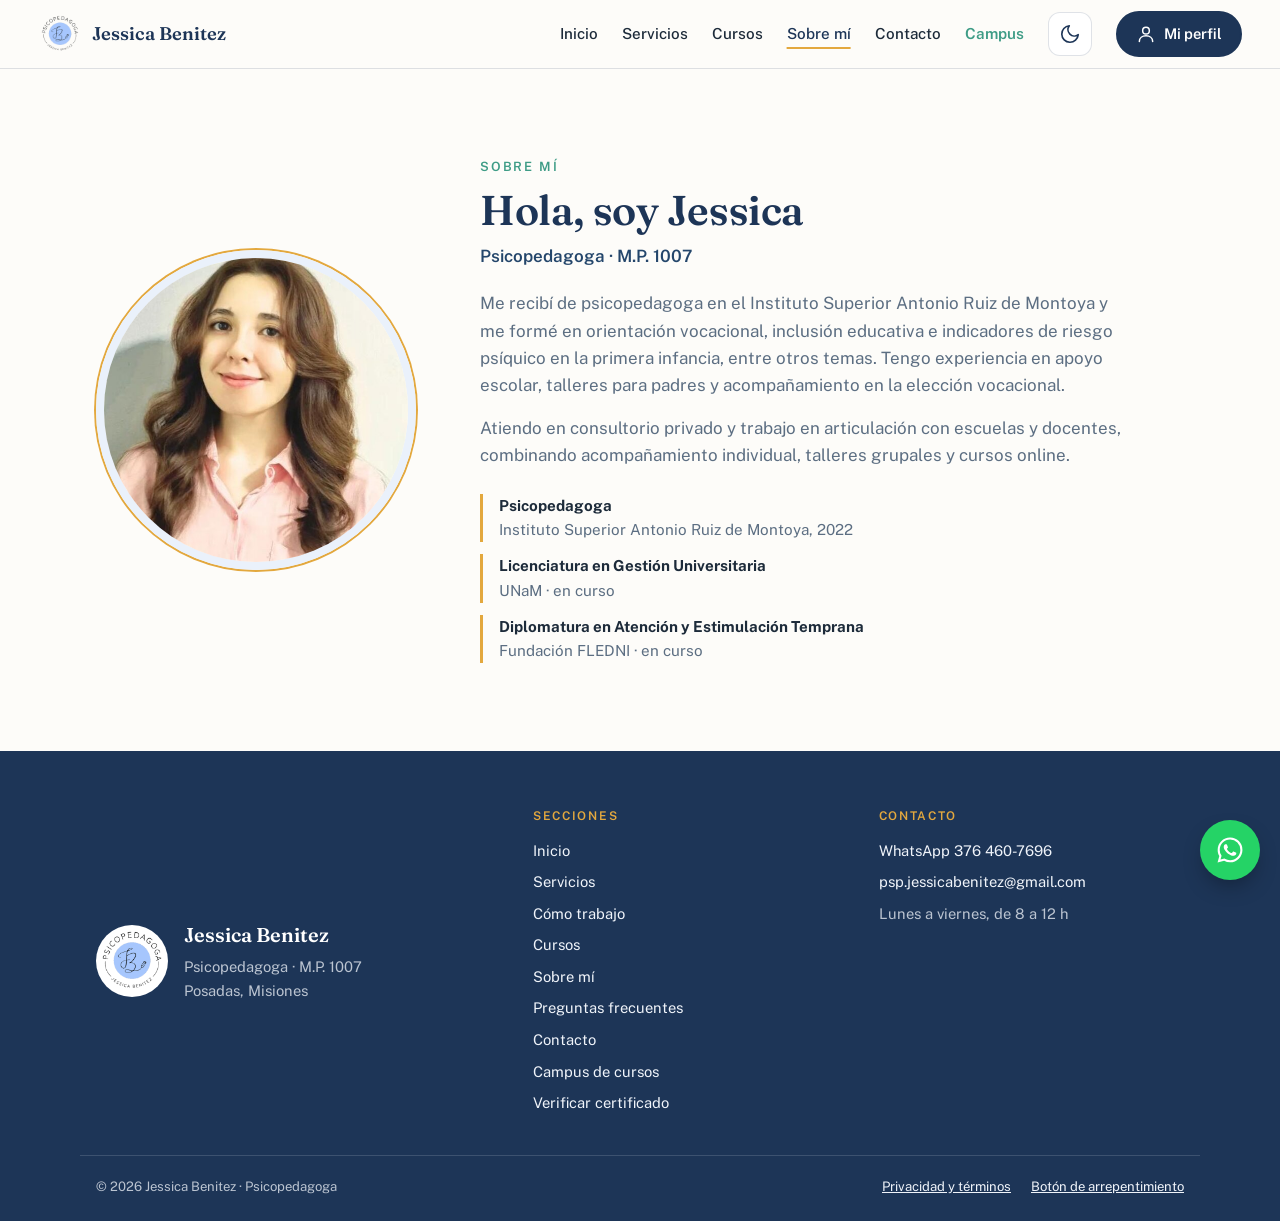
<file: sobre-mi.html>
<!doctype html>
<html lang="es-AR">
<head>
  <meta charset="utf-8" />
  <meta name="viewport" content="width=device-width, initial-scale=1" />
  <title>Sobre mí · Jessica Benitez, Psicopedagoga en Posadas</title>
  <meta name="description" content="Jessica Benitez, psicopedagoga (M.P. 1007) en Posadas, Misiones: formación, experiencia y forma de trabajo." />
  <link rel="icon" href="assets/favicon.png" type="image/png" />
  <link rel="manifest" href="manifest.webmanifest" />
  <link rel="apple-touch-icon" href="assets/icons/apple-touch-icon.png" />
  <meta name="theme-color" content="#1d3557" />
  <script src="js/tema.js"></script>
  <script src="js/pwa.js" defer></script>
  <link rel="canonical" href="https://matiezecaba19.github.io/jessica-benitez/sobre-mi.html" />
  <meta property="og:type" content="website" />
  <meta property="og:locale" content="es_AR" />
  <meta property="og:url" content="https://matiezecaba19.github.io/jessica-benitez/sobre-mi.html" />
  <meta property="og:title" content="Sobre mí · Jessica Benitez, Psicopedagoga en Posadas" />
  <meta property="og:description" content="Jessica Benitez, psicopedagoga (M.P. 1007) en Posadas, Misiones: formación, experiencia y forma de trabajo." />
  <meta property="og:image" content="https://matiezecaba19.github.io/jessica-benitez/assets/compartir.jpg" />
  <meta property="og:image:width" content="1200" />
  <meta property="og:image:height" content="630" />
  <meta property="og:image:alt" content="Jessica Benitez, psicopedagoga, junto a su logo" />
  <meta name="twitter:card" content="summary_large_image" />
  <link rel="preconnect" href="https://fonts.googleapis.com" />
  <link rel="preconnect" href="https://fonts.gstatic.com" crossorigin />
  <link href="https://fonts.googleapis.com/css2?family=Fraunces:opsz,wght@9..144,400;9..144,600&family=Public+Sans:wght@400;500;600&display=swap" rel="stylesheet" />
  <link rel="stylesheet" href="css/estilos.css" />
</head>
<body class="pagina">

  <header class="cabecera">
    <div class="contenedor cabecera__fila">
      <a class="marca" href="index.html" aria-label="Jessica Benitez, inicio">
        <img src="assets/logo.png" alt="" width="44" height="44" />
        <span>Jessica Benitez</span>
      </a>
      <nav class="menu" id="menu" aria-label="Secciones">
        <a href="index.html">Inicio</a>
        <a href="servicios.html">Servicios</a>
        <a href="cursos.html">Cursos</a>
        <a href="sobre-mi.html" aria-current="page">Sobre mí</a>
        <a href="contacto.html">Contacto</a>
        <a class="menu__campus" href="campus.html">Campus</a>
      </nav>
      <button class="tema-boton" type="button" data-tema-boton aria-label="Cambiar a modo oscuro" title="Cambiar a modo oscuro">
        <svg class="tema-boton__luna" viewBox="0 0 24 24" width="22" height="22" aria-hidden="true" fill="none" stroke="currentColor" stroke-width="1.8" stroke-linecap="round" stroke-linejoin="round"><path d="M21 12.8A9 9 0 1 1 11.2 3a7 7 0 0 0 9.8 9.8z"/></svg>
        <svg class="tema-boton__sol" viewBox="0 0 24 24" width="22" height="22" aria-hidden="true" fill="none" stroke="currentColor" stroke-width="1.8" stroke-linecap="round" stroke-linejoin="round"><circle cx="12" cy="12" r="4"/><path d="M12 2v2M12 20v2M4.9 4.9l1.4 1.4M17.7 17.7l1.4 1.4M2 12h2M20 12h2M4.9 19.1l1.4-1.4M17.7 6.3l1.4-1.4"/></svg>
      </button>
      <a class="btn btn--chico cabecera__perfil" href="campus.html" aria-label="Mi perfil">
        <svg viewBox="0 0 24 24" width="20" height="20" aria-hidden="true" fill="none" stroke="currentColor" stroke-width="1.8" stroke-linecap="round" stroke-linejoin="round"><circle cx="12" cy="8" r="4"/><path d="M4 21c0-4.4 3.6-7 8-7s8 2.6 8 7"/></svg>
        <span>Mi perfil</span>
      </a>
      <button class="menu-boton" type="button" aria-expanded="false" aria-controls="menu" aria-label="Abrir menú">
        <span></span><span></span><span></span>
      </button>
    </div>
  </header>

  <main>

    <!-- Sobre mí -->
    <section class="seccion" id="sobre-mi">
      <div class="contenedor sobre">
        <img class="sobre__foto" src="assets/jessica-sobre-mi.jpg" alt="Jessica Benitez sonriendo" width="600" height="600" loading="lazy" />
        <div>
          <p class="rotulo">Sobre mí</p>
          <h1 class="titulo-pagina">Hola, soy Jessica</h1>
          <p class="sobre__matricula">Psicopedagoga · M.P. 1007</p>
          <p>
            Me recibí de psicopedagoga en el Instituto Superior Antonio Ruiz de Montoya y me formé en
            orientación vocacional, inclusión educativa e indicadores de riesgo psíquico en la primera
            infancia, entre otros temas. Tengo experiencia en apoyo escolar, talleres para padres y
            acompañamiento en la elección vocacional.
          </p>
          <p>
            Atiendo en consultorio privado y trabajo en articulación con escuelas y
            docentes, combinando acompañamiento individual, talleres grupales y cursos online.
          </p>
          <ul class="formacion">
            <li><strong>Psicopedagoga</strong>Instituto Superior Antonio Ruiz de Montoya, 2022</li>
            <li><strong>Licenciatura en Gestión Universitaria</strong>UNaM · en curso</li>
            <li><strong>Diplomatura en Atención y Estimulación Temprana</strong>Fundación FLEDNI · en curso</li>
          </ul>
        </div>
      </div>
    </section>

  </main>

  <footer class="pie">
    <div class="contenedor pie__grilla">
      <div class="pie__marca">
        <img src="assets/logo.png" alt="" width="72" height="72" />
        <div>
          <p class="pie__nombre">Jessica Benitez</p>
          <p>Psicopedagoga · M.P. 1007</p>
          <p>Posadas, Misiones</p>
        </div>
      </div>
      <nav class="pie__links" aria-label="Secciones del pie">
        <p class="pie__titulo">Secciones</p>
        <a href="index.html">Inicio</a>
        <a href="servicios.html">Servicios</a>
        <a href="servicios.html#como-trabajo">Cómo trabajo</a>
        <a href="cursos.html">Cursos</a>
        <a href="sobre-mi.html">Sobre mí</a>
        <a href="contacto.html#preguntas">Preguntas frecuentes</a>
        <a href="contacto.html">Contacto</a>
        <a href="campus.html">Campus de cursos</a>
        <a href="verificar.html">Verificar certificado</a>
      </nav>
      <div class="pie__links">
        <p class="pie__titulo">Contacto</p>
        <a href="https://wa.me/5493764607696" target="_blank" rel="noopener">WhatsApp 376 460-7696</a>
        <a href="mailto:psp.jessicabenitez@gmail.com">psp.jessicabenitez@gmail.com</a>
        <span>Lunes a viernes, de 8 a 12 h</span>
      </div>
    </div>
    <div class="contenedor pie__legal">
      <p>© 2026 Jessica Benitez · Psicopedagoga</p>
      <p class="pie__legales">
        <a href="privacidad.html">Privacidad y términos</a>
        <a href="privacidad.html#arrepentimiento">Botón de arrepentimiento</a>
      </p>
    </div>
  </footer>

  <a class="whatsapp-flotante" href="https://wa.me/5493764607696?text=Hola%20Jessica%2C%20quiero%20hacer%20una%20consulta." target="_blank" rel="noopener" aria-label="Escribir a Jessica por WhatsApp">
    <svg viewBox="0 0 24 24" width="30" height="30" aria-hidden="true"><path fill="currentColor" d="M12.04 2C6.58 2 2.13 6.45 2.13 11.91c0 1.75.46 3.45 1.32 4.95L2.05 22l5.25-1.38a9.9 9.9 0 0 0 4.74 1.2h.01c5.46 0 9.91-4.45 9.91-9.91A9.85 9.85 0 0 0 12.04 2Zm0 18.15h-.01a8.2 8.2 0 0 1-4.19-1.15l-.3-.18-3.12.82.83-3.04-.2-.31a8.23 8.23 0 0 1-1.26-4.38c0-4.54 3.7-8.24 8.25-8.24a8.2 8.2 0 0 1 8.24 8.25c0 4.54-3.7 8.23-8.24 8.23Zm4.52-6.16c-.25-.12-1.47-.72-1.69-.81-.23-.08-.39-.12-.56.13-.16.25-.64.81-.79.97-.14.17-.29.19-.54.06-.25-.12-1.05-.39-1.99-1.23-.74-.66-1.23-1.47-1.38-1.72-.14-.25-.02-.38.11-.51.11-.11.25-.29.37-.43.12-.15.17-.25.25-.42.08-.16.04-.31-.02-.43-.06-.12-.56-1.34-.76-1.84-.2-.48-.41-.42-.56-.43h-.48c-.17 0-.43.06-.66.31-.23.25-.86.85-.86 2.07s.89 2.4 1.01 2.56c.12.17 1.75 2.67 4.23 3.74.59.26 1.05.41 1.41.52.59.19 1.13.16 1.56.1.48-.07 1.47-.6 1.67-1.18.21-.58.21-1.07.15-1.18-.06-.1-.23-.16-.48-.29Z"/></svg>
  </a>

  <script src="js/sitio.js"></script>
  <script src="js/estadisticas.js"></script>
</body>
</html>
</file>
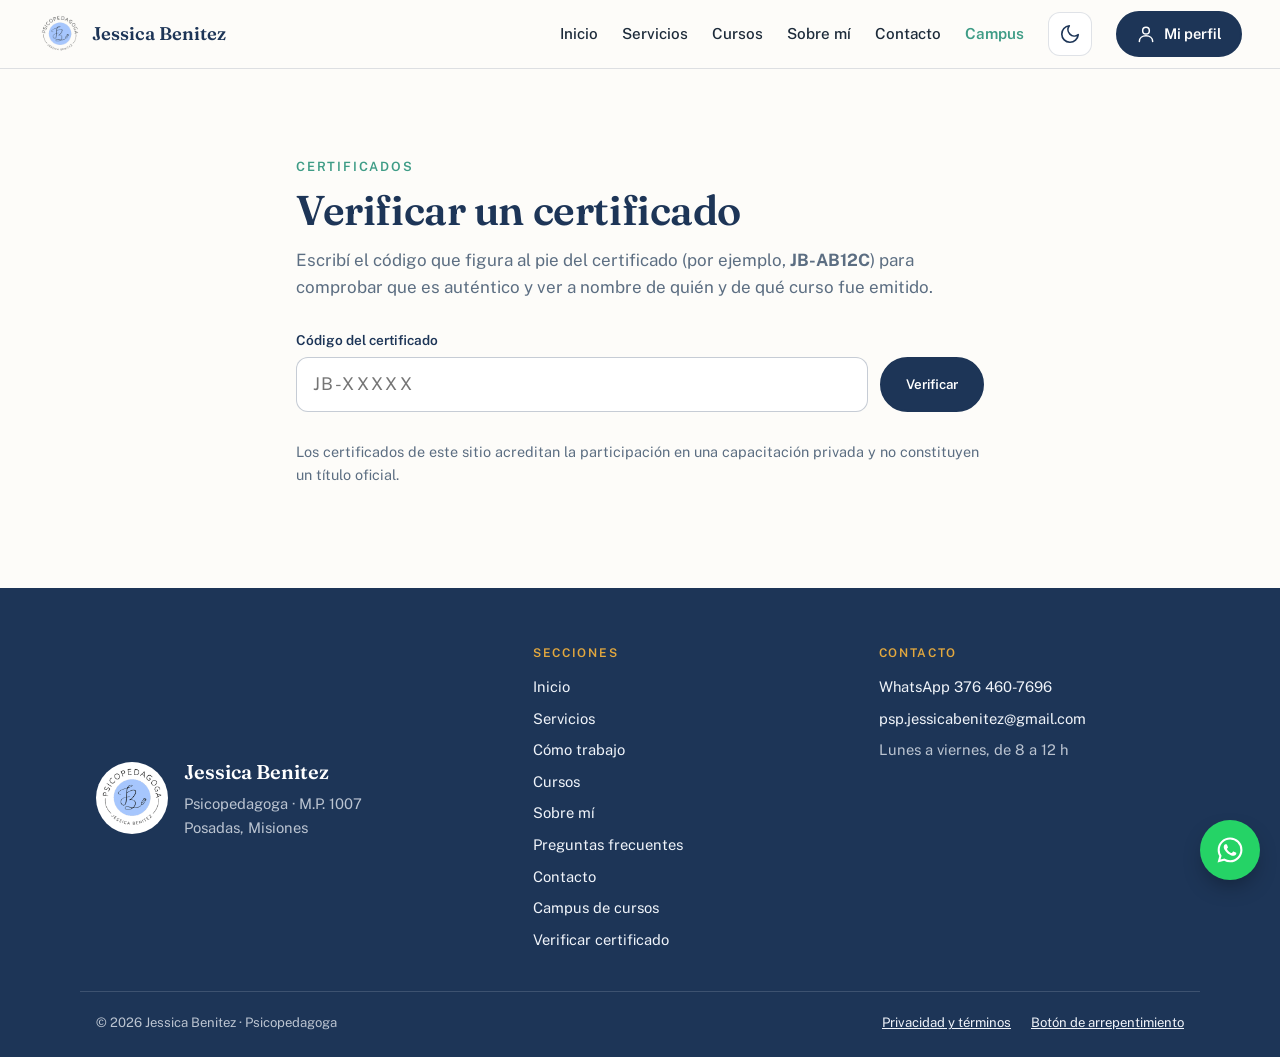
<file: verificar.html>
<!doctype html>
<html lang="es-AR">
<head>
  <meta charset="utf-8" />
  <meta name="viewport" content="width=device-width, initial-scale=1" />
  <title>Verificar un certificado · Jessica Benitez, Psicopedagoga</title>
  <meta name="description" content="Comprobá que un certificado de finalización de los cursos de Jessica Benitez es auténtico ingresando su código de verificación." />
  <link rel="icon" href="assets/favicon.png" type="image/png" />
  <link rel="manifest" href="manifest.webmanifest" />
  <link rel="apple-touch-icon" href="assets/icons/apple-touch-icon.png" />
  <meta name="theme-color" content="#1d3557" />
  <script src="js/tema.js"></script>
  <script src="js/pwa.js" defer></script>
  <link rel="canonical" href="https://matiezecaba19.github.io/jessica-benitez/verificar.html" />
  <meta property="og:type" content="website" />
  <meta property="og:locale" content="es_AR" />
  <meta property="og:url" content="https://matiezecaba19.github.io/jessica-benitez/verificar.html" />
  <meta property="og:title" content="Verificar un certificado · Jessica Benitez, Psicopedagoga" />
  <meta property="og:description" content="Comprobá que un certificado de finalización de los cursos de Jessica Benitez es auténtico ingresando su código de verificación." />
  <meta property="og:image" content="https://matiezecaba19.github.io/jessica-benitez/assets/compartir.jpg" />
  <meta property="og:image:width" content="1200" />
  <meta property="og:image:height" content="630" />
  <meta property="og:image:alt" content="Jessica Benitez, psicopedagoga, junto a su logo" />
  <meta name="twitter:card" content="summary_large_image" />
  <link rel="preconnect" href="https://fonts.googleapis.com" />
  <link rel="preconnect" href="https://fonts.gstatic.com" crossorigin />
  <link href="https://fonts.googleapis.com/css2?family=Fraunces:opsz,wght@9..144,400;9..144,600&family=Public+Sans:wght@400;500;600&display=swap" rel="stylesheet" />
  <link rel="stylesheet" href="css/estilos.css" />
</head>
<body class="pagina">

  <header class="cabecera">
    <div class="contenedor cabecera__fila">
      <a class="marca" href="index.html" aria-label="Jessica Benitez, inicio">
        <img src="assets/logo.png" alt="" width="44" height="44" />
        <span>Jessica Benitez</span>
      </a>
      <nav class="menu" id="menu" aria-label="Secciones">
        <a href="index.html">Inicio</a>
        <a href="servicios.html">Servicios</a>
        <a href="cursos.html">Cursos</a>
        <a href="sobre-mi.html">Sobre mí</a>
        <a href="contacto.html">Contacto</a>
        <a class="menu__campus" href="campus.html">Campus</a>
      </nav>
      <button class="tema-boton" type="button" data-tema-boton aria-label="Cambiar a modo oscuro" title="Cambiar a modo oscuro">
        <svg class="tema-boton__luna" viewBox="0 0 24 24" width="22" height="22" aria-hidden="true" fill="none" stroke="currentColor" stroke-width="1.8" stroke-linecap="round" stroke-linejoin="round"><path d="M21 12.8A9 9 0 1 1 11.2 3a7 7 0 0 0 9.8 9.8z"/></svg>
        <svg class="tema-boton__sol" viewBox="0 0 24 24" width="22" height="22" aria-hidden="true" fill="none" stroke="currentColor" stroke-width="1.8" stroke-linecap="round" stroke-linejoin="round"><circle cx="12" cy="12" r="4"/><path d="M12 2v2M12 20v2M4.9 4.9l1.4 1.4M17.7 17.7l1.4 1.4M2 12h2M20 12h2M4.9 19.1l1.4-1.4M17.7 6.3l1.4-1.4"/></svg>
      </button>
      <a class="btn btn--chico cabecera__perfil" href="campus.html" aria-label="Mi perfil">
        <svg viewBox="0 0 24 24" width="20" height="20" aria-hidden="true" fill="none" stroke="currentColor" stroke-width="1.8" stroke-linecap="round" stroke-linejoin="round"><circle cx="12" cy="8" r="4"/><path d="M4 21c0-4.4 3.6-7 8-7s8 2.6 8 7"/></svg>
        <span>Mi perfil</span>
      </a>
      <button class="menu-boton" type="button" aria-expanded="false" aria-controls="menu" aria-label="Abrir menú">
        <span></span><span></span><span></span>
      </button>
    </div>
  </header>

  <main>

    <section class="seccion" id="verificar">
      <div class="contenedor verificar">
        <p class="rotulo">Certificados</p>
        <h1 class="titulo-pagina">Verificar un certificado</h1>
        <p class="seccion__bajada">Escribí el código que figura al pie del certificado (por ejemplo, <strong>JB-AB12C</strong>) para comprobar que es auténtico y ver a nombre de quién y de qué curso fue emitido.</p>

        <form class="verificar__form" id="verificar-form" novalidate>
          <label class="verificar__campo" for="codigo">Código del certificado</label>
          <div class="verificar__fila">
            <input id="codigo" name="codigo" type="text" inputmode="text" autocomplete="off" autocapitalize="characters" spellcheck="false" maxlength="12" placeholder="JB-XXXXX" required />
            <button class="btn" type="submit">Verificar</button>
          </div>
        </form>

        <div class="verificar__resultado" id="resultado" role="status" aria-live="polite" hidden></div>

        <p class="verificar__nota">Los certificados de este sitio acreditan la participación en una capacitación privada y no constituyen un título oficial.</p>
      </div>
    </section>

  </main>

  <footer class="pie">
    <div class="contenedor pie__grilla">
      <div class="pie__marca">
        <img src="assets/logo.png" alt="" width="72" height="72" />
        <div>
          <p class="pie__nombre">Jessica Benitez</p>
          <p>Psicopedagoga · M.P. 1007</p>
          <p>Posadas, Misiones</p>
        </div>
      </div>
      <nav class="pie__links" aria-label="Secciones del pie">
        <p class="pie__titulo">Secciones</p>
        <a href="index.html">Inicio</a>
        <a href="servicios.html">Servicios</a>
        <a href="servicios.html#como-trabajo">Cómo trabajo</a>
        <a href="cursos.html">Cursos</a>
        <a href="sobre-mi.html">Sobre mí</a>
        <a href="contacto.html#preguntas">Preguntas frecuentes</a>
        <a href="contacto.html">Contacto</a>
        <a href="campus.html">Campus de cursos</a>
        <a href="verificar.html">Verificar certificado</a>
      </nav>
      <div class="pie__links">
        <p class="pie__titulo">Contacto</p>
        <a href="https://wa.me/5493764607696" target="_blank" rel="noopener">WhatsApp 376 460-7696</a>
        <a href="mailto:psp.jessicabenitez@gmail.com">psp.jessicabenitez@gmail.com</a>
        <span>Lunes a viernes, de 8 a 12 h</span>
      </div>
    </div>
    <div class="contenedor pie__legal">
      <p>© 2026 Jessica Benitez · Psicopedagoga</p>
      <p class="pie__legales">
        <a href="privacidad.html">Privacidad y términos</a>
        <a href="privacidad.html#arrepentimiento">Botón de arrepentimiento</a>
      </p>
    </div>
  </footer>

  <a class="whatsapp-flotante" href="https://wa.me/5493764607696?text=Hola%20Jessica%2C%20quiero%20hacer%20una%20consulta." target="_blank" rel="noopener" aria-label="Escribir a Jessica por WhatsApp">
    <svg viewBox="0 0 24 24" width="30" height="30" aria-hidden="true"><path fill="currentColor" d="M12.04 2C6.58 2 2.13 6.45 2.13 11.91c0 1.75.46 3.45 1.32 4.95L2.05 22l5.25-1.38a9.9 9.9 0 0 0 4.74 1.2h.01c5.46 0 9.91-4.45 9.91-9.91A9.85 9.85 0 0 0 12.04 2Zm0 18.15h-.01a8.2 8.2 0 0 1-4.19-1.15l-.3-.18-3.12.82.83-3.04-.2-.31a8.23 8.23 0 0 1-1.26-4.38c0-4.54 3.7-8.24 8.25-8.24a8.2 8.2 0 0 1 8.24 8.25c0 4.54-3.7 8.23-8.24 8.23Zm4.52-6.16c-.25-.12-1.47-.72-1.69-.81-.23-.08-.39-.12-.56.13-.16.25-.64.81-.79.97-.14.17-.29.19-.54.06-.25-.12-1.05-.39-1.99-1.23-.74-.66-1.23-1.47-1.38-1.72-.14-.25-.02-.38.11-.51.11-.11.25-.29.37-.43.12-.15.17-.25.25-.42.08-.16.04-.31-.02-.43-.06-.12-.56-1.34-.76-1.84-.2-.48-.41-.42-.56-.43h-.48c-.17 0-.43.06-.66.31-.23.25-.86.85-.86 2.07s.89 2.4 1.01 2.56c.12.17 1.75 2.67 4.23 3.74.59.26 1.05.41 1.41.52.59.19 1.13.16 1.56.1.48-.07 1.47-.6 1.67-1.18.21-.58.21-1.07.15-1.18-.06-.1-.23-.16-.48-.29Z"/></svg>
  </a>

  <script src="js/datos-cursos.js"></script>
  <script src="js/sitio.js"></script>
  <script type="module" src="js/verificar.js"></script>
  <script src="js/estadisticas.js"></script>
</body>
</html>
</file>
<file: css/estilos.css>
/* Paleta de la marca: azul marino + celeste del logo, dorado de acento y verde libro. */
:root {
  --marino: #1d3557;
  --marino-alt: #24466b;
  --celeste: #a9c8f5;
  --celeste-suave: #eaf1fb;
  --dorado: #e3a83e;
  --verde: #3e9c86;
  --papel: #fdfcf9;
  --tinta: #1d2b3a;
  --tinta-tenue: #5c6e82;
  --linea: rgba(29, 53, 87, 0.14);

  /* Colores que cambian según el modo. Los de arriba son de la marca y no cambian. */
  --titulo: var(--marino);
  --enlace: var(--marino-alt);
  --verde-texto: var(--verde);
  --superficie: #fff;
  --linea-fuerte: rgba(29, 53, 87, 0.25);
  --cabecera-fondo: rgba(253, 252, 249, 0.92);
  --btn-fondo: var(--marino);
  --btn-texto: #fff;
  --btn-hover: var(--marino-alt);
  --btn-linea: var(--marino);
  --ok-fondo: #dcf1ea;
  --ok-texto: #1f6655;
  --error-fondo: #f8e1df;
  --error-texto: #8f3029;
  --error-fuerte: #6d241f;
  --error-linea: #a33a31;
  --aviso-fondo: #fbefd9;
  --aviso-texto: #7a5310;
  --aviso-borde: #f0d49c;
  --aviso-fuerte: #5c3f0b;
  --nota-fondo: #fdf6e8;
  --nueva-fondo: #eef4fd;
  color-scheme: light;

  --font-display: "Fraunces", "Iowan Old Style", Georgia, serif;
  --font-body: "Public Sans", "Segoe UI", system-ui, sans-serif;

  --radio: 18px;
  --ancho: 1120px;
  --gutter: 16px;
}

*, *::before, *::after { box-sizing: border-box; }

html { scroll-behavior: smooth; scroll-padding-top: 80px; }

body {
  margin: 0;
  background: var(--papel);
  color: var(--tinta);
  font-family: var(--font-body);
  font-size: 17px;
  line-height: 1.6;
  -webkit-font-smoothing: antialiased;
}

img { max-width: 100%; height: auto; display: block; }
a { color: var(--enlace); }

h1, h2, h3 {
  font-family: var(--font-display);
  font-weight: 600;
  color: var(--titulo);
  line-height: 1.15;
  margin: 0 0 16px;
}
h1 { font-size: clamp(2.2rem, 5vw, 3.6rem); letter-spacing: -0.01em; }
h1 em { font-style: italic; font-weight: 400; color: var(--enlace); }
h2 { font-size: clamp(1.8rem, 3.5vw, 2.6rem); }
h3 { font-size: 1.35rem; }

.contenedor {
  max-width: var(--ancho);
  margin: 0 auto;
  padding: 0 var(--gutter);
}

.rotulo {
  margin: 0 0 10px;
  font-size: 0.8rem;
  font-weight: 600;
  letter-spacing: 0.14em;
  text-transform: uppercase;
  color: var(--verde-texto);
}
.rotulo--claro { color: var(--dorado); }

/* Botones */
.btn {
  display: inline-flex;
  align-items: center;
  justify-content: center;
  padding: 14px 24px;
  border-radius: 999px;
  border: 2px solid var(--btn-fondo);
  background: var(--btn-fondo);
  color: var(--btn-texto);
  font-weight: 600;
  text-decoration: none;
  transition: transform 160ms ease, background 160ms ease;
}
.btn:hover { background: var(--btn-hover); transform: translateY(-1px); }
.btn:focus-visible { outline: 3px solid var(--dorado); outline-offset: 3px; }
.btn--linea { background: transparent; color: var(--btn-linea); border-color: var(--btn-linea); }
.btn--linea:hover { background: var(--celeste-suave); }
.btn--chico { padding: 9px 18px; font-size: 0.92rem; }

.acciones { display: flex; flex-wrap: wrap; gap: 12px; }

/* Cabecera */
.cabecera {
  position: sticky;
  top: 0;
  z-index: 10;
  background: var(--cabecera-fondo);
  backdrop-filter: blur(8px);
  border-bottom: 1px solid var(--linea);
}
.cabecera__fila {
  display: flex;
  align-items: center;
  gap: 24px;
  height: 68px;
}
.marca {
  display: flex;
  align-items: center;
  gap: 10px;
  text-decoration: none;
  font-family: var(--font-display);
  font-size: 1.15rem;
  font-weight: 600;
  color: var(--titulo);
}
.menu { display: flex; gap: 24px; margin-left: auto; }
/* El encabezado ocupa todo el ancho: el logo queda contra la izquierda y el resto contra la derecha. */
.cabecera .contenedor { max-width: none; padding: 0 clamp(16px, 3vw, 40px); }
.marca span { white-space: nowrap; }
.menu a {
  color: var(--tinta);
  white-space: nowrap;
  text-decoration: none;
  font-weight: 500;
  font-size: 0.95rem;
}
.menu a:hover { color: var(--verde-texto); }

.menu-boton {
  display: none;
  width: 44px;
  height: 44px;
  margin-left: auto;
  padding: 0;
  border: 1px solid var(--linea);
  border-radius: 12px;
  background: var(--superficie);
  cursor: pointer;
  flex-direction: column;
  align-items: center;
  justify-content: center;
  gap: 5px;
}
.menu-boton span {
  display: block;
  width: 20px;
  height: 2px;
  border-radius: 2px;
  background: var(--titulo);
  transition: transform 160ms ease, opacity 160ms ease;
}
.menu-boton[aria-expanded="true"] span:nth-child(1) { transform: translateY(7px) rotate(45deg); }
.menu-boton[aria-expanded="true"] span:nth-child(2) { opacity: 0; }
.menu-boton[aria-expanded="true"] span:nth-child(3) { transform: translateY(-7px) rotate(-45deg); }
.menu-boton:focus-visible { outline: 3px solid var(--dorado); outline-offset: 2px; }

/* Portada */
.portada {
  padding: 64px 0 80px;
  background: var(--papel);
}
.portada__grilla {
  display: grid;
  grid-template-columns: 1.1fr 0.9fr;
  gap: 48px;
  align-items: center;
}
.portada__bajada {
  font-size: 1.15rem;
  color: var(--tinta-tenue);
  max-width: 34em;
  margin: 0 0 32px;
}
.portada__ilustracion { justify-self: center; width: 100%; max-width: 460px; }

/* Secciones */
.seccion { padding: 88px 0; }
.seccion--celeste { background: var(--celeste-suave); }

.sobre {
  display: grid;
  grid-template-columns: 320px 1fr;
  gap: 64px;
  align-items: center;
}
.sobre p:not(.rotulo) { color: var(--tinta-tenue); margin: 0 0 16px; max-width: 38em; }
.sobre__foto {
  width: 100%;
  aspect-ratio: 1;
  object-fit: cover;
  border-radius: 50%;
  border: 8px solid var(--celeste-suave);
  box-shadow: 0 0 0 2px var(--dorado);
}
.sobre p.sobre__matricula {
  margin: -8px 0 20px;
  font-weight: 600;
  color: var(--enlace);
}
.formacion {
  list-style: none;
  margin: 24px 0 0;
  padding: 0;
  display: grid;
  gap: 12px;
}
.formacion li {
  padding-left: 16px;
  border-left: 3px solid var(--dorado);
  font-size: 0.95rem;
  color: var(--tinta-tenue);
}
.formacion strong { display: block; color: var(--tinta); }

/* Servicios */
.servicios {
  list-style: none;
  margin: 32px 0 0;
  padding: 0;
  display: grid;
  grid-template-columns: repeat(3, 1fr);
  gap: 16px;
}
.servicios li {
  background: var(--superficie);
  border-radius: var(--radio);
  padding: 22px 22px 24px;
  font-weight: 500;
  border: 1px solid var(--linea);
}
.servicios__ancho { grid-column: 1 / -1; }
.servicios__num {
  display: block;
  font-family: var(--font-display);
  font-size: 1.5rem;
  color: var(--dorado);
  margin-bottom: 6px;
}

.seccion__bajada { color: var(--tinta-tenue); margin: -4px 0 0; max-width: 40em; }

/* Encabezado de sección con ilustración */
.encabezado {
  display: grid;
  grid-template-columns: minmax(0, 1fr) 340px;
  gap: 32px;
  align-items: center;
}
.ilustracion { width: 100%; height: auto; }
.ilustracion--preguntas { max-width: 340px; margin-top: 24px; }

/* Cómo trabajo */
.proceso {
  list-style: none;
  counter-reset: etapa;
  margin: 40px 0 36px;
  padding: 0;
  display: grid;
  grid-template-columns: repeat(4, minmax(0, 1fr));
  gap: 24px;
}
.proceso li {
  counter-increment: etapa;
  position: relative;
  padding-top: 64px;
}
.proceso li::before {
  content: counter(etapa);
  position: absolute;
  top: 0;
  left: 0;
  display: grid;
  place-items: center;
  width: 48px;
  height: 48px;
  border-radius: 50%;
  background: var(--celeste-suave);
  border: 2px solid var(--celeste);
  font-family: var(--font-display);
  font-size: 1.3rem;
  font-weight: 600;
  color: var(--titulo);
}
.proceso li:not(:last-child)::after {
  content: "";
  position: absolute;
  top: 24px;
  left: 60px;
  right: -12px;
  border-top: 2px dotted var(--celeste);
}
.proceso h3 { font-size: 1.2rem; margin-bottom: 8px; }
.proceso p { margin: 0; color: var(--tinta-tenue); font-size: 0.95rem; }

/* Preguntas frecuentes */
.preguntas {
  display: grid;
  grid-template-columns: 0.8fr 1.2fr;
  gap: 48px;
  align-items: start;
}
.preguntas__lista { display: grid; gap: 12px; }
.preguntas details {
  background: var(--superficie);
  border: 1px solid var(--linea);
  border-radius: 14px;
}
.preguntas summary {
  list-style: none;
  cursor: pointer;
  padding: 18px 52px 18px 22px;
  position: relative;
  font-weight: 600;
  color: var(--titulo);
}
.preguntas summary::-webkit-details-marker { display: none; }
.preguntas summary::after {
  content: "+";
  position: absolute;
  right: 20px;
  top: 50%;
  transform: translateY(-50%);
  font-size: 1.5rem;
  font-weight: 400;
  color: var(--dorado);
}
.preguntas details[open] summary::after { content: "−"; }
.preguntas summary:focus-visible { outline: 3px solid var(--dorado); outline-offset: 2px; border-radius: 14px; }
.preguntas details p { margin: 0; padding: 0 22px 20px; color: var(--tinta-tenue); }

/* Botón flotante de WhatsApp */
.whatsapp-flotante {
  position: fixed;
  right: 20px;
  bottom: 20px;
  z-index: 20;
  display: grid;
  place-items: center;
  width: 60px;
  height: 60px;
  border-radius: 50%;
  background: #25d366;
  color: #fff;
  box-shadow: 0 10px 24px -8px rgba(0, 0, 0, 0.45);
  transition: transform 160ms ease;
}
.whatsapp-flotante:hover { transform: scale(1.06); }
.whatsapp-flotante:focus-visible { outline: 3px solid var(--dorado); outline-offset: 3px; }

/* Cursos */
.cursos {
  display: grid;
  grid-template-columns: repeat(3, minmax(0, 1fr));
  gap: 24px;
  margin-top: 32px;
}
.curso {
  display: flex;
  flex-direction: column;
  border: 1px solid var(--linea);
  border-radius: var(--radio);
  padding: 26px;
  background: var(--superficie);
  overflow: hidden;
}
.curso__ilustracion {
  width: calc(100% + 52px);
  max-width: none;
  margin: -26px -26px 22px;
  aspect-ratio: 2 / 1;
  border-bottom: 1px solid var(--linea);
}
.curso h3 { font-size: 1.25rem; }
.curso > p { color: var(--tinta-tenue); margin: 0 0 16px; font-size: 0.95rem; }
.curso > .curso__para {
  font-size: 0.82rem;
  font-weight: 600;
  color: var(--verde-texto);
  margin-bottom: 8px;
}
.curso > .curso__datos {
  font-size: 0.85rem;
  font-weight: 500;
  color: var(--enlace);
}
.curso > .curso__aval {
  font-size: 0.85rem;
  color: var(--enlace);
  margin: 0 0 8px;
}
.curso__pie {
  margin-top: auto;
  display: flex;
  flex-wrap: wrap;
  align-items: center;
  justify-content: space-between;
  gap: 12px;
  padding-top: 18px;
  border-top: 1px dashed var(--linea);
}
.curso__precio {
  font-family: var(--font-display);
  font-size: 1.45rem;
  font-weight: 600;
  color: var(--titulo);
}
.curso__acciones { display: flex; flex-wrap: wrap; gap: 8px; }
.curso__acciones .btn { padding: 9px 14px; }
button.btn { font-family: inherit; cursor: pointer; }
.btn { white-space: nowrap; }
.curso--otro {
  justify-content: center;
  border-style: dashed;
  border: 2px dashed var(--linea-fuerte);
  background: transparent;
}
.curso--otro .btn { align-self: flex-start; }

/* Programa completo de cada curso */
.programa {
  width: min(720px, calc(100% - 32px));
  max-height: calc(100% - 48px);
  padding: 0;
  border: 0;
  border-radius: var(--radio);
  background: var(--papel);
  color: var(--tinta);
  box-shadow: 0 30px 80px -20px rgba(29, 53, 87, 0.5);
}
.programa::backdrop { background: rgba(29, 53, 87, 0.55); }
.programa__contenido {
  padding: 40px 40px 32px;
  overflow-y: auto;
  max-height: calc(100vh - 48px);
}
.programa__cerrar {
  position: absolute;
  top: 14px;
  right: 14px;
  width: 40px;
  height: 40px;
  border-radius: 50%;
  border: 1px solid var(--linea);
  background: var(--superficie);
  color: var(--titulo);
  font-size: 1rem;
  cursor: pointer;
}
.programa__cerrar:focus-visible { outline: 3px solid var(--dorado); outline-offset: 2px; }
.programa h2 { font-size: 1.9rem; padding-right: 40px; }
.programa__ilustracion {
  width: calc(100% + 80px);
  max-width: none;
  height: 200px;
  object-fit: contain;
  background: var(--celeste-suave);
  margin: -40px -40px 28px;
}
.programa h3 { font-size: 1.15rem; margin: 28px 0 12px; }
.programa__resumen { color: var(--tinta-tenue); margin: 0 0 20px; }
.programa__datos {
  margin: 0;
  display: grid;
  grid-template-columns: repeat(2, 1fr);
  gap: 14px 24px;
  padding: 20px;
  border-radius: 12px;
  background: var(--celeste-suave);
}
.programa__datos dt {
  font-size: 0.72rem;
  font-weight: 600;
  letter-spacing: 0.12em;
  text-transform: uppercase;
  color: var(--tinta-tenue);
}
.programa__datos dd { margin: 2px 0 0; font-weight: 500; }
.programa__lista { margin: 0; padding-left: 20px; }
.programa__lista li { padding: 3px 0; }
.programa__modulos {
  list-style: none;
  counter-reset: modulo;
  margin: 0;
  padding: 0;
  display: grid;
  gap: 12px;
}
.programa__modulos > li {
  counter-increment: modulo;
  padding: 16px 18px;
  border: 1px solid var(--linea);
  border-left: 4px solid var(--dorado);
  border-radius: 12px;
  background: var(--superficie);
}
.programa__modulos strong::before {
  content: "Módulo " counter(modulo) " · ";
  color: var(--verde-texto);
}
.programa__modulos ul {
  margin: 8px 0 0;
  padding-left: 18px;
  color: var(--tinta-tenue);
  font-size: 0.95rem;
}
.programa__pie { margin-top: 28px; }

.pasos__titulo { margin-top: 64px; }
.campus-link { margin-top: 32px; }
.menu .menu__campus { color: var(--verde-texto); font-weight: 600; }
.pasos {
  list-style: none;
  counter-reset: paso;
  margin: 24px 0 0;
  padding: 0;
  display: grid;
  grid-template-columns: repeat(4, 1fr);
  gap: 24px;
}
.pasos li {
  counter-increment: paso;
  color: var(--tinta-tenue);
  font-size: 0.95rem;
}
.pasos li::before {
  content: counter(paso);
  display: grid;
  place-items: center;
  width: 40px;
  height: 40px;
  margin-bottom: 12px;
  border-radius: 50%;
  background: var(--dorado);
  color: var(--marino);
  font-family: var(--font-display);
  font-weight: 600;
}
.pasos li:last-child::before { background: var(--verde); color: #fff; }
.pasos strong { display: block; color: var(--tinta); }

/* Consejo */
.consejo {
  background: var(--marino);
  padding: 72px 0;
}
.consejo blockquote {
  margin: 0;
  max-width: 820px;
  font-family: var(--font-display);
  font-size: clamp(1.4rem, 3vw, 2rem);
  line-height: 1.35;
  color: #f0f4fa;
}

/* Contacto */
.contacto {
  display: grid;
  grid-template-columns: 1.1fr 0.9fr;
  gap: 48px;
  align-items: center;
}
.contacto__bajada { color: var(--tinta-tenue); margin: 0 0 28px; max-width: 30em; }
.ficha {
  margin: 0;
  background: var(--celeste-suave);
  border-radius: var(--radio);
  padding: 28px;
  display: grid;
  gap: 16px;
}
.ficha dt {
  font-size: 0.75rem;
  font-weight: 600;
  letter-spacing: 0.12em;
  text-transform: uppercase;
  color: var(--tinta-tenue);
}
.ficha dd { margin: 2px 0 0; font-weight: 500; overflow-wrap: anywhere; }

/* Pie */
.pie {
  background: var(--marino);
  color: rgba(240, 244, 250, 0.75);
  padding: 56px 0 24px;
  font-size: 0.92rem;
}
.pie__grilla {
  display: grid;
  grid-template-columns: 1.3fr 1fr 1fr;
  gap: 40px;
}
.pie p { margin: 0; }
.pie__marca { display: flex; gap: 16px; align-items: center; }
.pie__marca img { border-radius: 50%; background: #fff; }
.pie__nombre {
  font-family: var(--font-display);
  font-size: 1.25rem;
  font-weight: 600;
  color: #fff;
  margin-bottom: 4px !important;
}
.pie__titulo {
  font-size: 0.75rem;
  font-weight: 600;
  letter-spacing: 0.14em;
  text-transform: uppercase;
  color: var(--dorado);
  margin-bottom: 4px !important;
}
.pie__links { display: flex; flex-direction: column; gap: 8px; }
.pie__links a { color: #f0f4fa; text-decoration: none; overflow-wrap: anywhere; }
.pie__links a:hover { text-decoration: underline; }
.pie__legal {
  margin-top: 40px;
  padding-top: 20px;
  border-top: 1px solid rgba(240, 244, 250, 0.15);
  font-size: 0.82rem;
}

.sr-only {
  position: absolute;
  width: 1px;
  height: 1px;
  padding: 0;
  margin: -1px;
  overflow: hidden;
  clip: rect(0, 0, 0, 0);
  white-space: nowrap;
  border: 0;
}

/* Opiniones de alumnos (se muestra solo si hay publicadas) */
.opiniones { display: grid; grid-template-columns: repeat(3, minmax(0, 1fr)); gap: 20px; margin-top: 32px; }
.opinion {
  margin: 0;
  padding: 24px;
  border-radius: var(--radio);
  background: var(--superficie);
  border: 1px solid var(--linea);
  display: flex;
  flex-direction: column;
  gap: 12px;
}
.opinion__estrellas { margin: 0; color: var(--dorado); letter-spacing: 2px; font-size: 1.1rem; }
.opinion blockquote { margin: 0; font-family: var(--font-display); font-size: 1.1rem; line-height: 1.5; color: var(--titulo); }
.opinion figcaption { margin-top: auto; font-size: 0.88rem; color: var(--tinta-tenue); }
.opinion figcaption strong { color: var(--tinta); }

/* Página 404 */
.no-encontrada {
  min-height: 100vh;
  display: flex;
  flex-direction: column;
  align-items: center;
  justify-content: center;
  text-align: center;
  padding-top: 40px;
  padding-bottom: 40px;
}
.no-encontrada img { margin-bottom: 24px; }
.no-encontrada p:not(.rotulo) { color: var(--tinta-tenue); max-width: 32em; margin: 0 0 28px; }
.no-encontrada .acciones { justify-content: center; }

/* Página de privacidad y términos */
.legal { max-width: 760px; padding-top: 48px; padding-bottom: 80px; }
.legal h1 { margin-bottom: 4px; }
.legal__fecha { color: var(--tinta-tenue); font-size: 0.9rem; margin: 0 0 24px; }
.legal__indice { display: flex; flex-wrap: wrap; gap: 8px 20px; padding: 16px 20px; border-radius: 12px; background: var(--celeste-suave); margin-bottom: 16px; }
.legal__indice a { font-weight: 600; }
.legal section { padding-top: 32px; }
.legal h2 { font-size: 1.8rem; padding-bottom: 8px; border-bottom: 2px solid var(--dorado); }
.legal h3 { font-size: 1.2rem; margin: 28px 0 8px; }
.legal p:not(.rotulo), .legal li { color: var(--tinta); }
.legal ul { padding-left: 22px; }
.legal li { margin-bottom: 6px; }
.legal__aviso { font-size: 0.88rem; color: var(--tinta-tenue) !important; padding: 14px 16px; border-left: 3px solid var(--celeste); background: var(--superficie); }
.legal__volver { margin-left: auto; }
.pie__legal { display: flex; flex-wrap: wrap; justify-content: space-between; gap: 8px 20px; }
.pie__legal a { color: #f0f4fa; }
.pie__legales { display: flex; flex-wrap: wrap; gap: 8px 20px; }

/* Modo claro / oscuro */
:root[data-tema="oscuro"] {
  --papel: #0f1b2d;
  --celeste-suave: #142640;
  --tinta: #e6ecf5;
  --tinta-tenue: #a9b7ca;
  --linea: rgba(169, 200, 245, 0.18);

  --titulo: #f3f6fb;
  --enlace: var(--celeste);
  --verde-texto: #5cc0a6;
  --superficie: #1a2e4b;
  --linea-fuerte: rgba(169, 200, 245, 0.32);
  --cabecera-fondo: rgba(15, 27, 45, 0.92);
  --btn-fondo: var(--celeste);
  --btn-texto: #0f1b2d;
  --btn-hover: #c7dcf9;
  --btn-linea: var(--celeste);
  --ok-fondo: rgba(62, 156, 134, 0.22);
  --ok-texto: #8be0c6;
  --error-fondo: rgba(201, 68, 58, 0.22);
  --error-texto: #ffb4ac;
  --error-fuerte: #ffc9c3;
  --error-linea: #ff9d94;
  --aviso-fondo: rgba(227, 168, 62, 0.16);
  --aviso-texto: #f2cd8a;
  --aviso-borde: rgba(227, 168, 62, 0.35);
  --aviso-fuerte: #f2d9a4;
  --nota-fondo: rgba(227, 168, 62, 0.12);
  --nueva-fondo: rgba(169, 200, 245, 0.12);
  color-scheme: dark;
}
/* El logo tiene fondo transparente y letras oscuras: sobre fondo oscuro necesita su círculo blanco. */
:root[data-tema="oscuro"] img[src$="logo.png"] { background: #fff; border-radius: 50%; }

.tema-boton {
  display: grid;
  place-items: center;
  flex: none;
  width: 44px;
  height: 44px;
  padding: 0;
  border: 1px solid var(--linea);
  border-radius: 12px;
  background: var(--superficie);
  color: var(--titulo);
  cursor: pointer;
}
.tema-boton:hover { border-color: var(--dorado); }
.tema-boton:focus-visible { outline: 3px solid var(--dorado); outline-offset: 2px; }
.tema-boton__sol { display: none; }
:root[data-tema="oscuro"] .tema-boton__luna { display: none; }
:root[data-tema="oscuro"] .tema-boton__sol { display: block; }
.tema-boton--esquina { position: absolute; top: 16px; right: 16px; }

.cabecera__perfil { gap: 8px; flex: none; }
.cabecera__perfil svg { flex: none; }
@media (max-width: 560px) {
  .cabecera__perfil { display: none; } /* en el celular, el perfil está en el menú desplegable (Campus) */
}

/* Resumen de lo que ofrece la página, debajo de la portada */
.resumen__titulo { margin: 56px 0 14px; }
.resumen {
  list-style: none;
  margin: 0;
  padding: 0;
  display: grid;
  grid-template-columns: repeat(auto-fit, minmax(230px, 1fr));
  gap: 16px;
}
.resumen a {
  display: block;
  height: 100%;
  padding: 22px;
  border: 1px solid var(--linea);
  border-radius: var(--radio);
  background: var(--superficie);
  color: var(--tinta);
  text-decoration: none;
  transition: transform 160ms ease, border-color 160ms ease;
}
.resumen a:hover { transform: translateY(-2px); border-color: var(--dorado); }
.resumen a:focus-visible { outline: 3px solid var(--dorado); outline-offset: 3px; }
.resumen strong { display: block; margin-bottom: 6px; font-family: var(--font-display); font-size: 1.2rem; color: var(--titulo); }
.resumen span { display: block; color: var(--tinta-tenue); font-size: 0.95rem; }

/* Páginas del sitio: el pie queda siempre abajo aunque la página sea corta */
body.pagina { min-height: 100vh; display: flex; flex-direction: column; }
body.pagina > main { flex: 1; }
.titulo-pagina { font-size: clamp(1.8rem, 3.5vw, 2.6rem); }
.menu a[aria-current="page"] {
  color: var(--titulo);
  text-decoration: underline;
  text-decoration-color: var(--dorado);
  text-decoration-thickness: 2px;
  text-underline-offset: 8px;
}

/* Verificación de certificados */
.verificar { max-width: 720px; margin-inline: auto; }
.verificar__form { margin: 28px 0; }
.verificar__campo { display: block; margin-bottom: 6px; font-size: 0.85rem; font-weight: 600; color: var(--titulo); }
.verificar__fila { display: flex; flex-wrap: wrap; gap: 12px; }
.verificar__fila input {
  flex: 1 1 220px;
  padding: 12px 16px;
  border: 1px solid var(--linea-fuerte);
  border-radius: 12px;
  background: var(--superficie);
  color: var(--tinta);
  font: inherit;
  font-size: 1.1rem;
  letter-spacing: 0.08em;
  text-transform: uppercase;
}
.verificar__fila input:focus { outline: 3px solid var(--celeste); border-color: var(--enlace); }
.verificar__resultado {
  margin-top: 8px;
  padding: 24px;
  border: 1px solid var(--linea);
  border-radius: var(--radio);
  background: var(--superficie);
}
.verificar__resultado h2 { font-size: 1.6rem; margin-bottom: 12px; }
.verificar__resultado p { margin: 0 0 8px; }
.verificar__resultado--ok { border-color: var(--verde); box-shadow: inset 4px 0 0 var(--verde); }
.verificar__resultado--no, .verificar__resultado--error { border-color: var(--error-linea); box-shadow: inset 4px 0 0 var(--error-linea); }
.verificar__resultado--no .rotulo, .verificar__resultado--error .rotulo { color: var(--error-linea); }
.verificar__datos { margin: 16px 0; display: grid; gap: 12px; }
.verificar__datos div { display: grid; gap: 2px; }
.verificar__datos dt { font-size: 0.75rem; font-weight: 600; letter-spacing: 0.12em; text-transform: uppercase; color: var(--tinta-tenue); }
.verificar__datos dd { margin: 0; font-weight: 500; }
.verificar__aviso, .verificar__nota { color: var(--tinta-tenue); font-size: 0.9rem; }
.verificar__nota { margin-top: 28px; }

/* Resumen de servicios del inicio */
.etiquetas {
  list-style: none;
  margin: 28px 0 32px;
  padding: 0;
  display: flex;
  flex-wrap: wrap;
  gap: 10px;
}
.etiquetas li {
  padding: 10px 18px;
  border: 1px solid var(--linea);
  border-radius: 999px;
  background: var(--superficie);
  font-weight: 500;
}

/* En las secciones con fondo celeste, el número de cada etapa va sobre una superficie */
.seccion--celeste .proceso li::before { background: var(--superficie); }

/* Pantallas medianas: el botón "Mi perfil" queda solo con el ícono para que el menú entre */
@media (max-width: 1180px) {
  .cabecera__perfil { width: 44px; height: 44px; padding: 0; }
  .cabecera__perfil span { display: none; }
  .menu { gap: 18px; }
}

/* Menú desplegable: el menú completo ya no entra en una sola fila */
@media (max-width: 1060px) {
  .menu-boton { display: flex; margin-left: 0; }
  .tema-boton { margin-left: auto; }
  .cabecera__fila { gap: 12px; }
  .menu {
    display: none;
    position: absolute;
    top: 68px;
    left: 0;
    right: 0;
    flex-direction: column;
    gap: 0;
    padding: 8px var(--gutter) 16px;
    background: var(--papel);
    border-bottom: 1px solid var(--linea);
    box-shadow: 0 16px 24px -16px rgba(29, 53, 87, 0.35);
  }
  .menu--abierto { display: flex; }
  .menu a { padding: 14px 4px; font-size: 1.05rem; border-bottom: 1px solid var(--linea); }
  .menu a:last-child { border-bottom: 0; }
}

/* Tablet y celular */
@media (max-width: 860px) {
  .resumen { grid-template-columns: repeat(2, minmax(0, 1fr)); }
  .pie__grilla { grid-template-columns: 1fr 1fr; }
  .pie__marca { grid-column: 1 / -1; }
  .portada { padding: 40px 0 56px; background: var(--papel); }
  .portada__grilla, .contacto { grid-template-columns: 1fr; gap: 40px; }
  .portada__ilustracion { order: -1; max-width: 300px; }
  .sobre { grid-template-columns: 1fr; gap: 32px; }
  .servicios { grid-template-columns: 1fr 1fr; }
  .sobre__foto { max-width: 220px; }
  .pasos { grid-template-columns: 1fr 1fr; }
  .cursos { grid-template-columns: repeat(2, minmax(0, 1fr)); }
  .proceso { grid-template-columns: repeat(2, minmax(0, 1fr)); gap: 32px 24px; }
  .proceso li::after { display: none; }
  .preguntas { grid-template-columns: 1fr; gap: 28px; }
  .opiniones { grid-template-columns: 1fr; }
  .encabezado { grid-template-columns: minmax(0, 1fr) 240px; gap: 20px; }
  .ilustracion--preguntas { display: none; }
  .seccion { padding: 64px 0; }
}

@media (max-width: 480px) {
  .resumen { grid-template-columns: 1fr; }
  .pie__grilla { grid-template-columns: 1fr; gap: 28px; }
  .pasos { grid-template-columns: 1fr; }
  .acciones .btn { flex: 1 1 100%; }
  .curso { padding: 22px; }
  .curso__ilustracion { width: calc(100% + 44px); margin: -22px -22px 20px; }
  .cursos { grid-template-columns: 1fr; }
  .encabezado { grid-template-columns: 1fr; }
  .encabezado .ilustracion { order: -1; max-width: 240px; margin: -12px 0 4px; }
  .proceso { grid-template-columns: 1fr; gap: 20px; margin: 28px 0; }
  .proceso li { padding: 4px 0 0 64px; min-height: 48px; }
  .whatsapp-flotante { right: 16px; bottom: 16px; width: 56px; height: 56px; }
  .programa { width: 100%; max-width: 100%; max-height: 100%; height: 100%; border-radius: 0; }
  .programa__contenido { padding: 0 20px 28px; max-height: 100vh; }
  .programa__ilustracion { width: calc(100% + 40px); height: 170px; margin: 0 -20px 24px; }
  .programa__datos { grid-template-columns: 1fr; }
  .programa h2 { font-size: 1.6rem; }
  .servicios { grid-template-columns: 1fr; gap: 10px; }
  .servicios li { display: flex; gap: 14px; align-items: baseline; padding: 16px 18px; }
  .servicios__num { display: inline; font-size: 1.15rem; margin: 0; }
}

@media (prefers-reduced-motion: reduce) {
  html { scroll-behavior: auto; }
  .btn, .resumen a { transition: none; }
}
</file>
